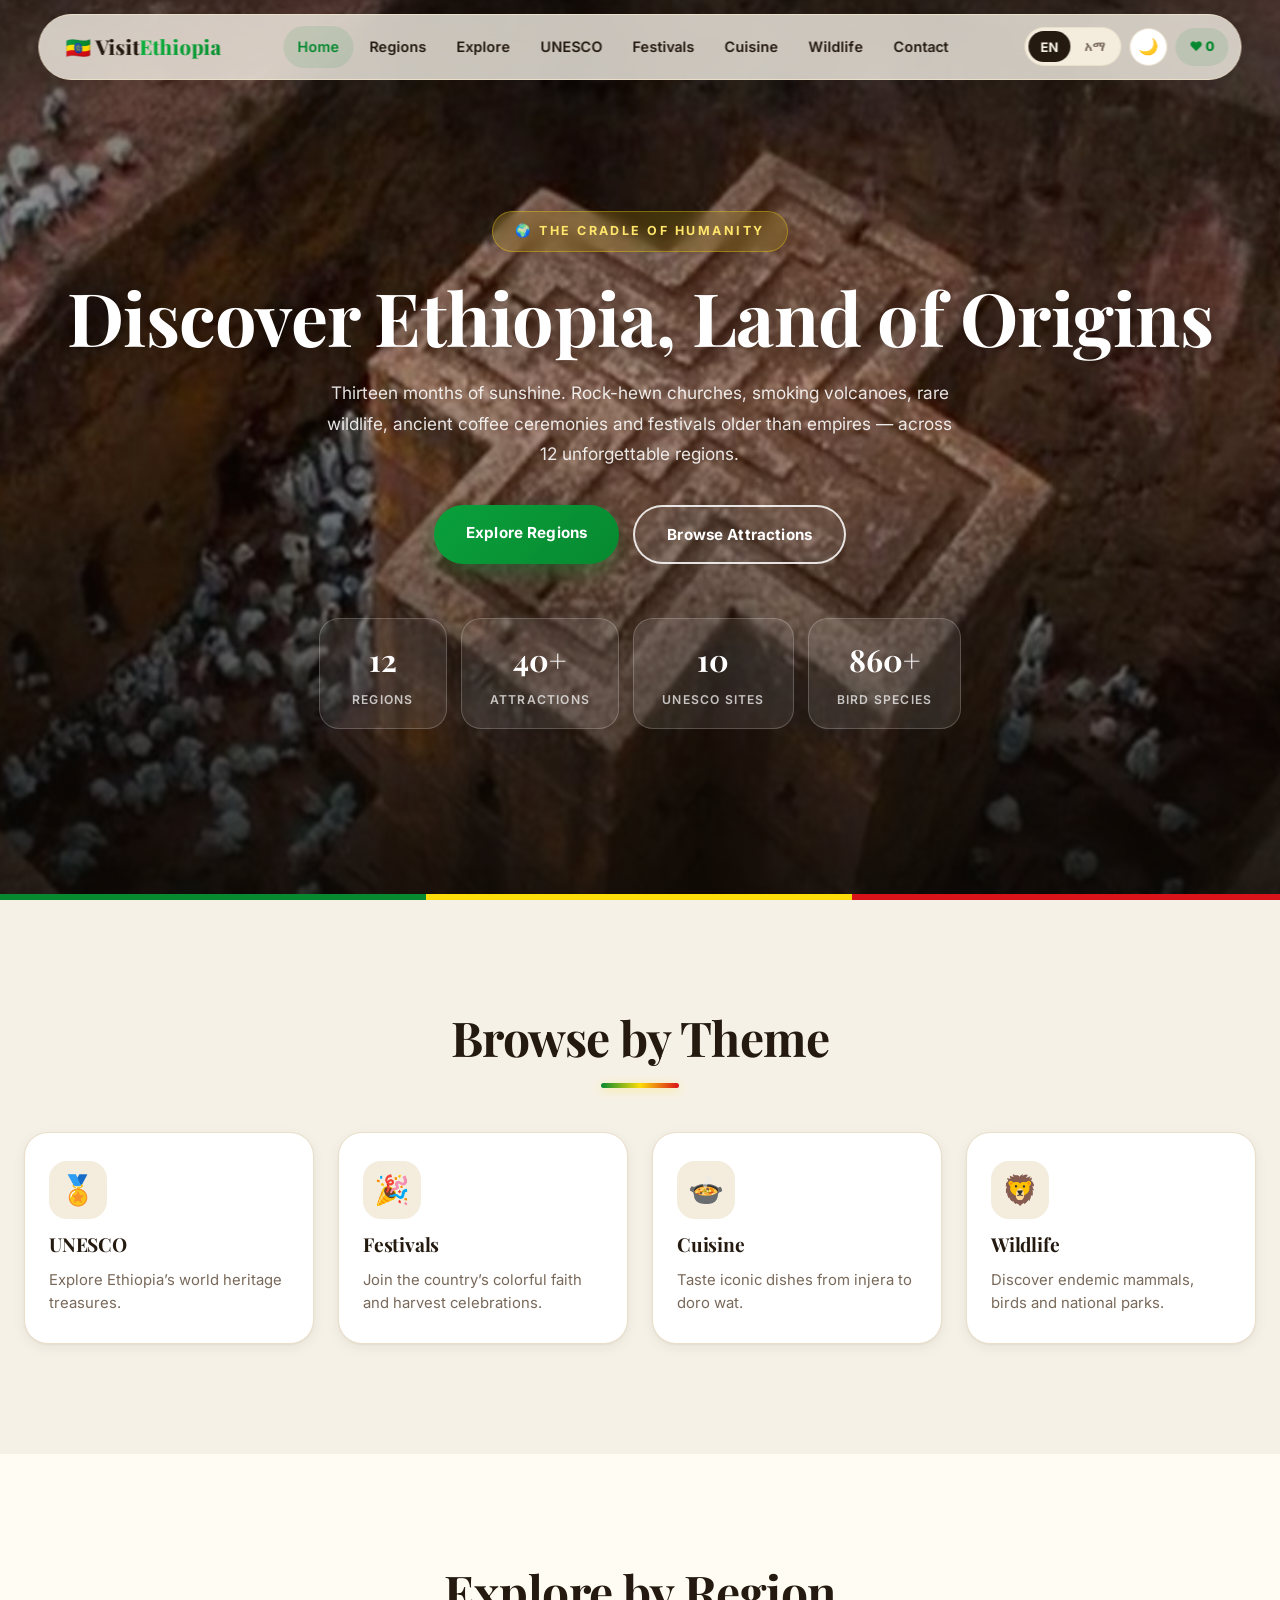
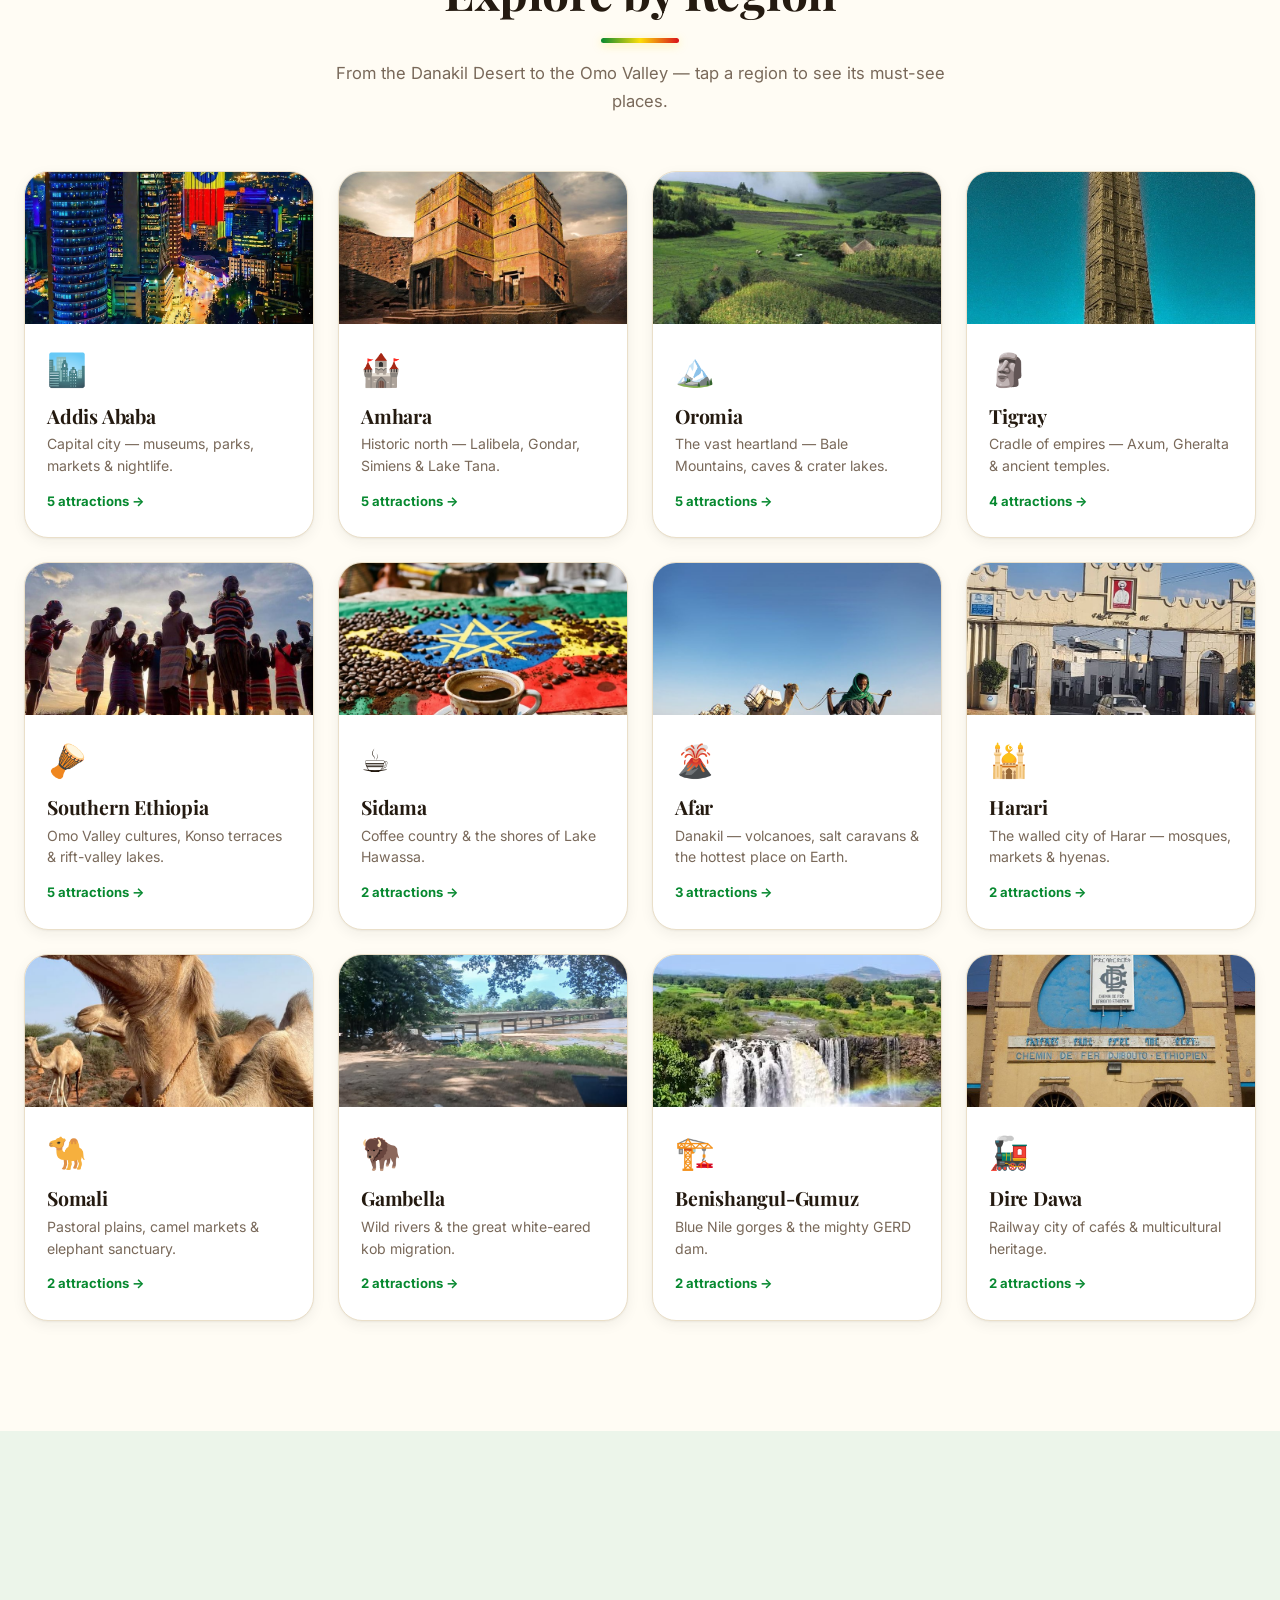
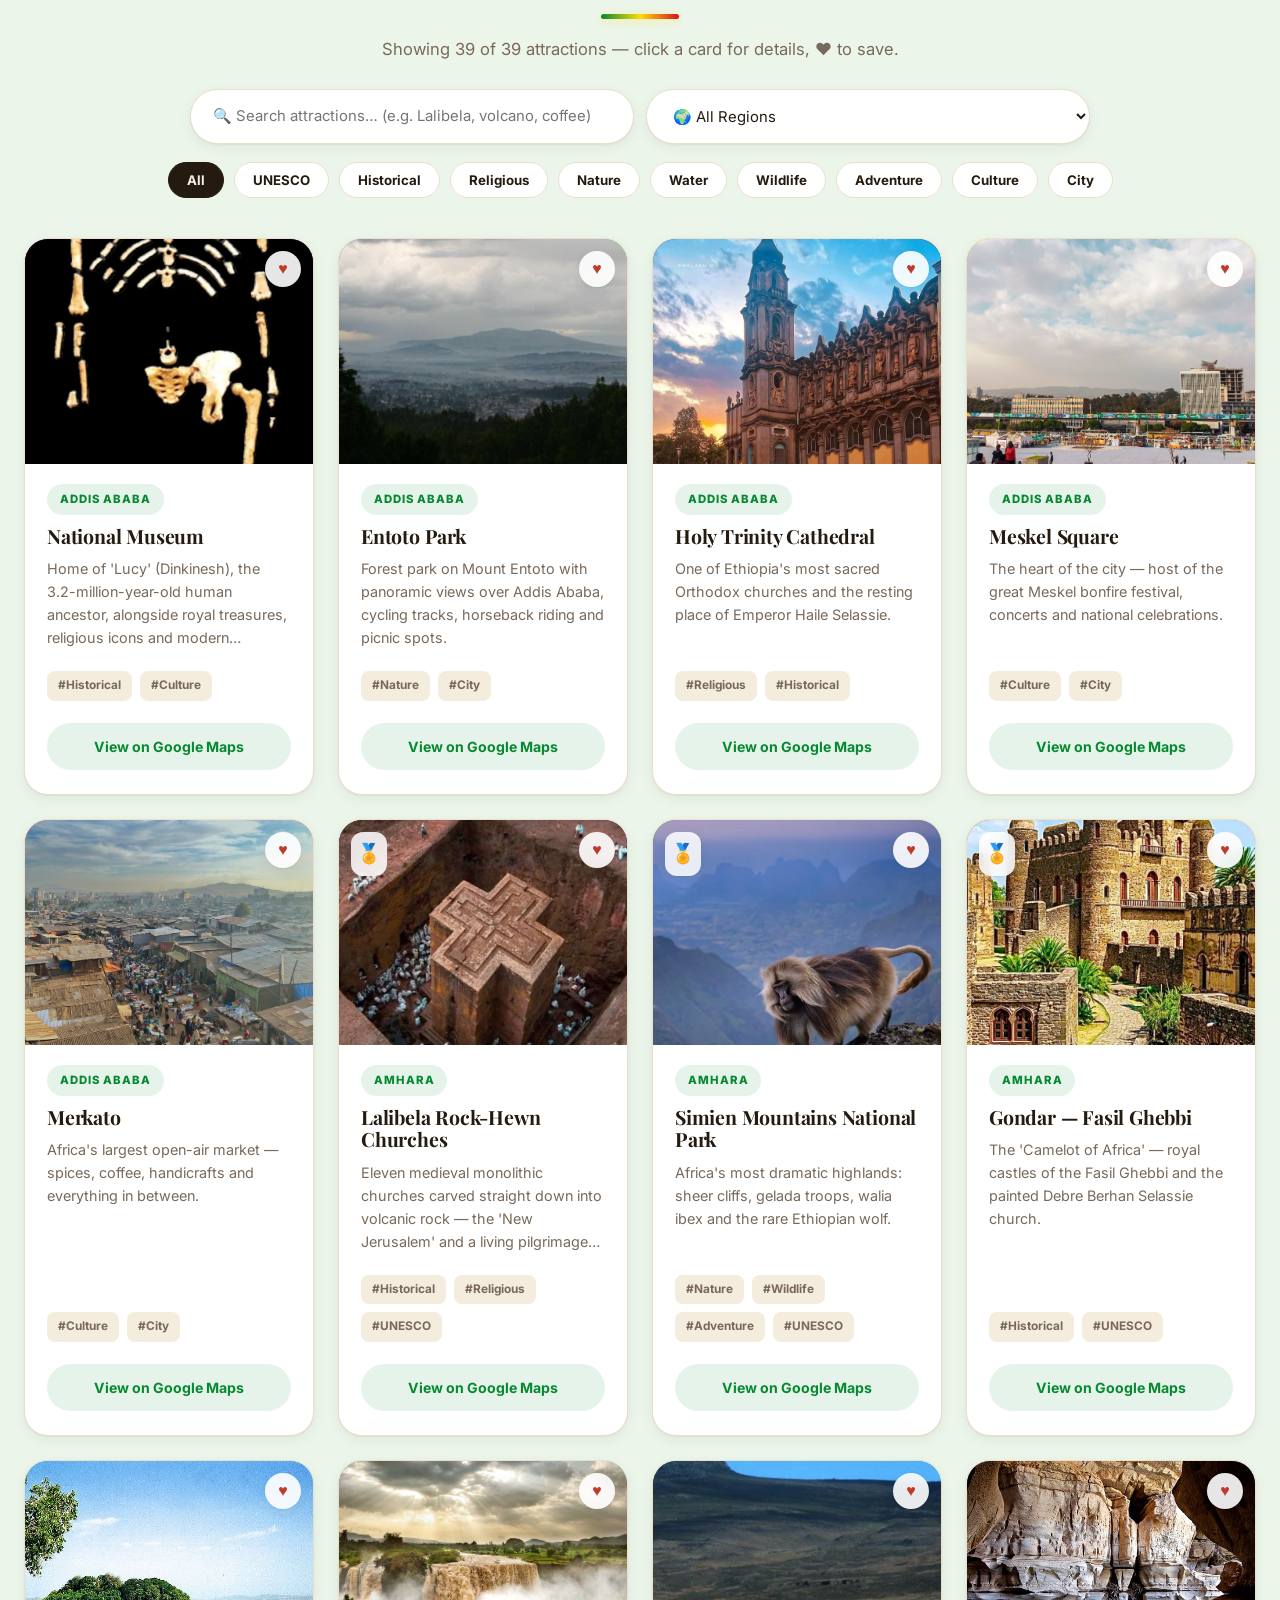
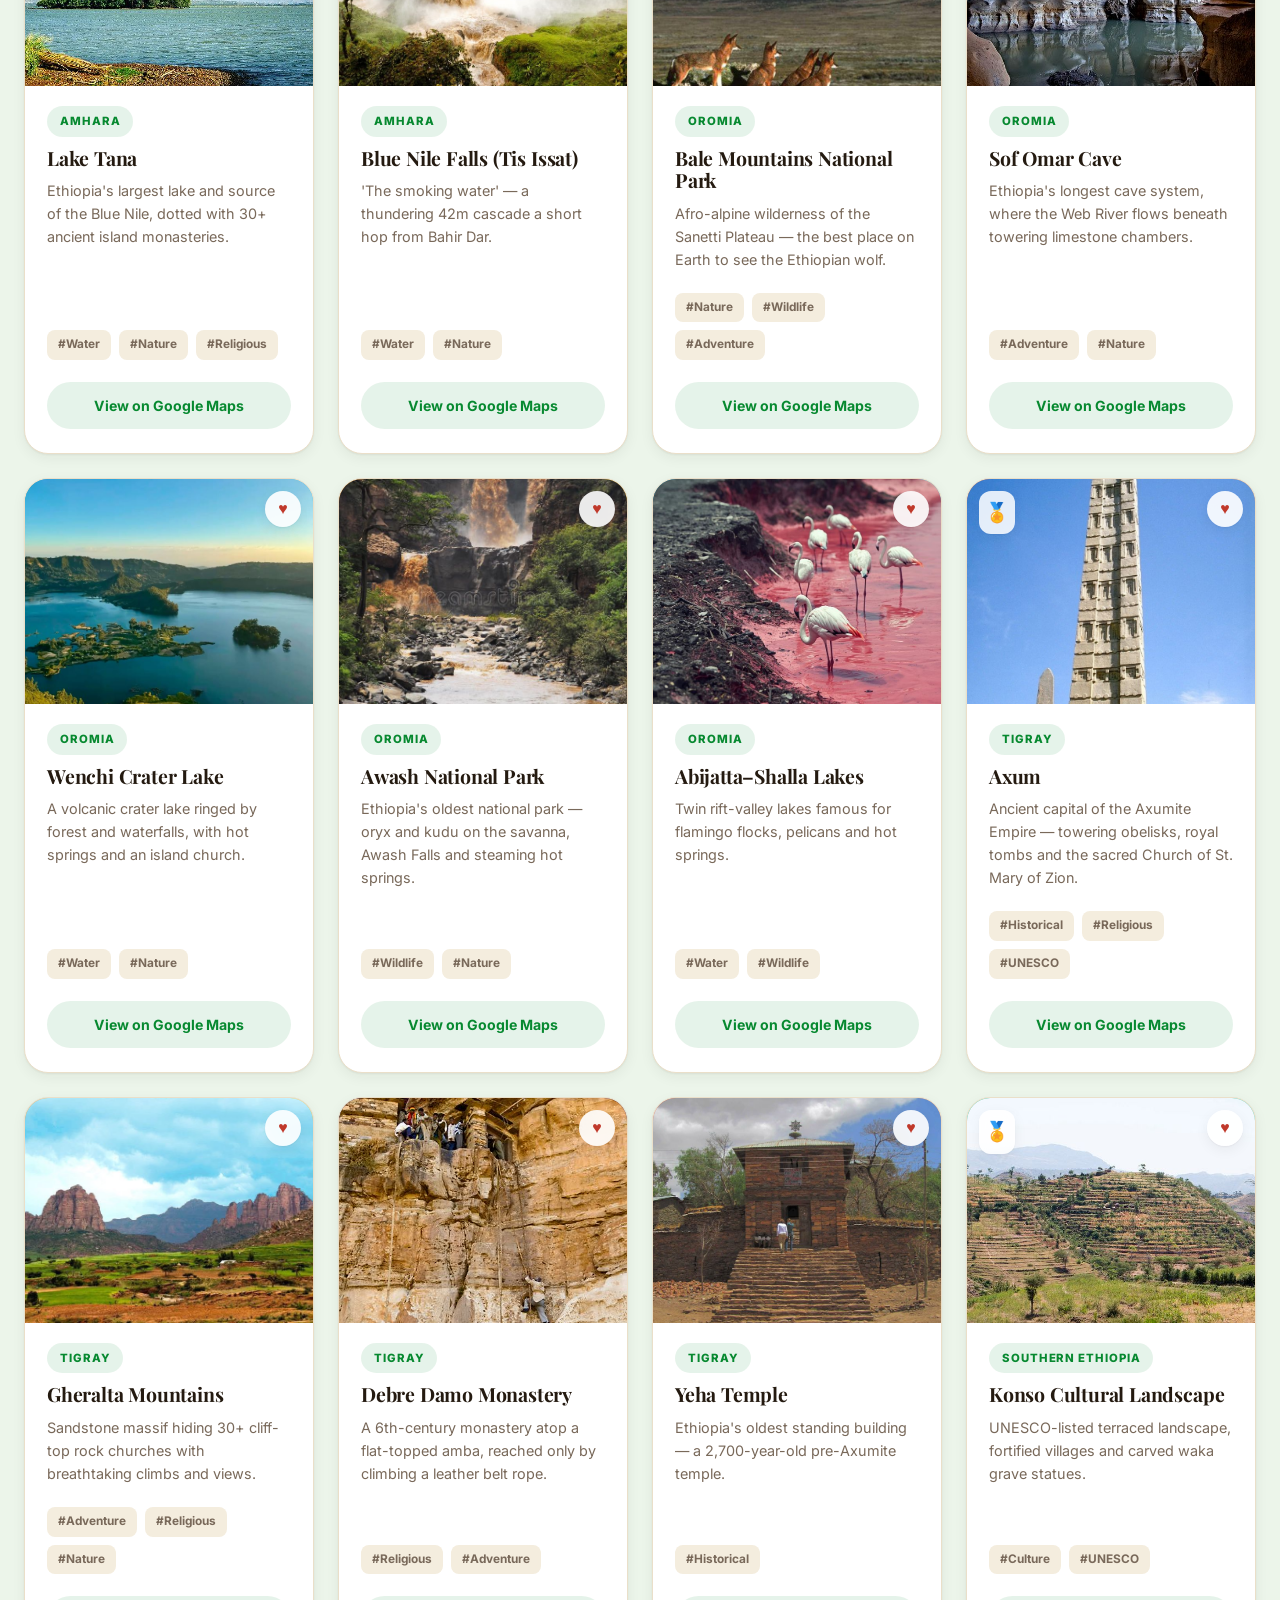
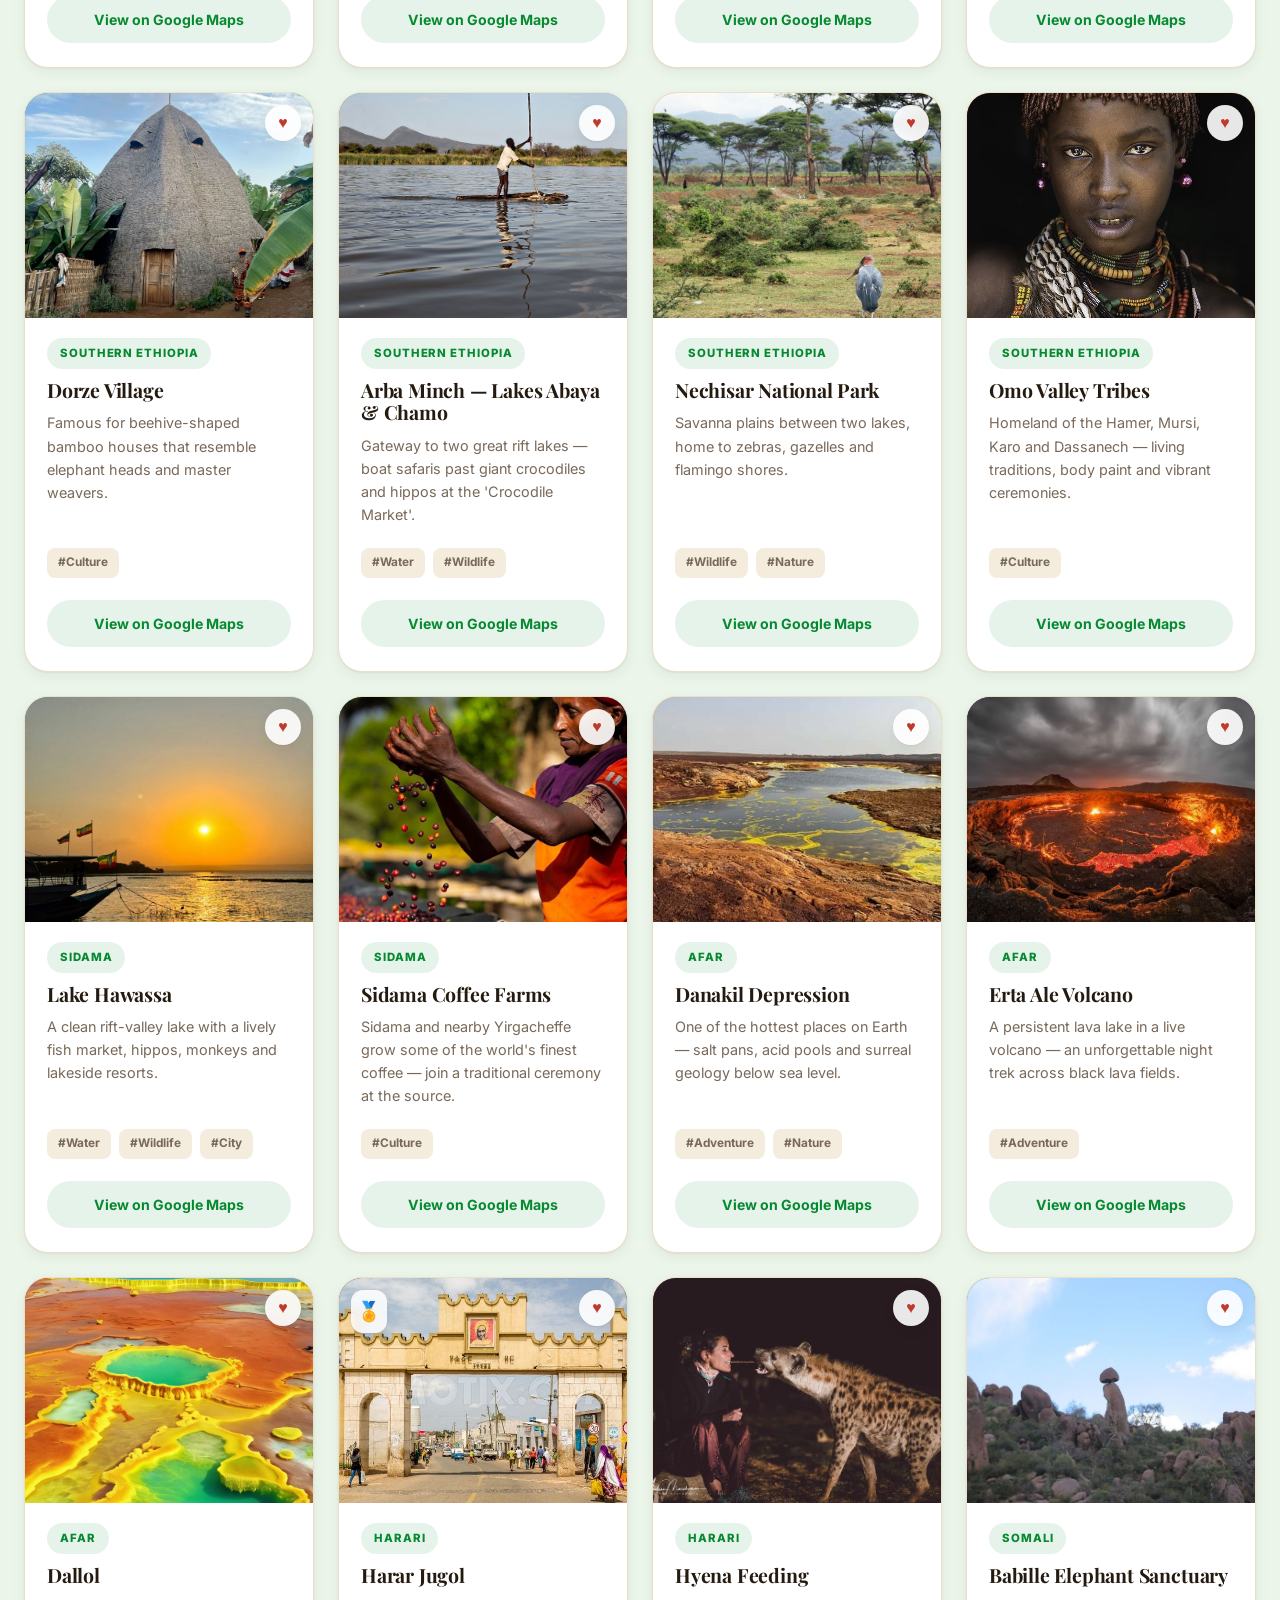
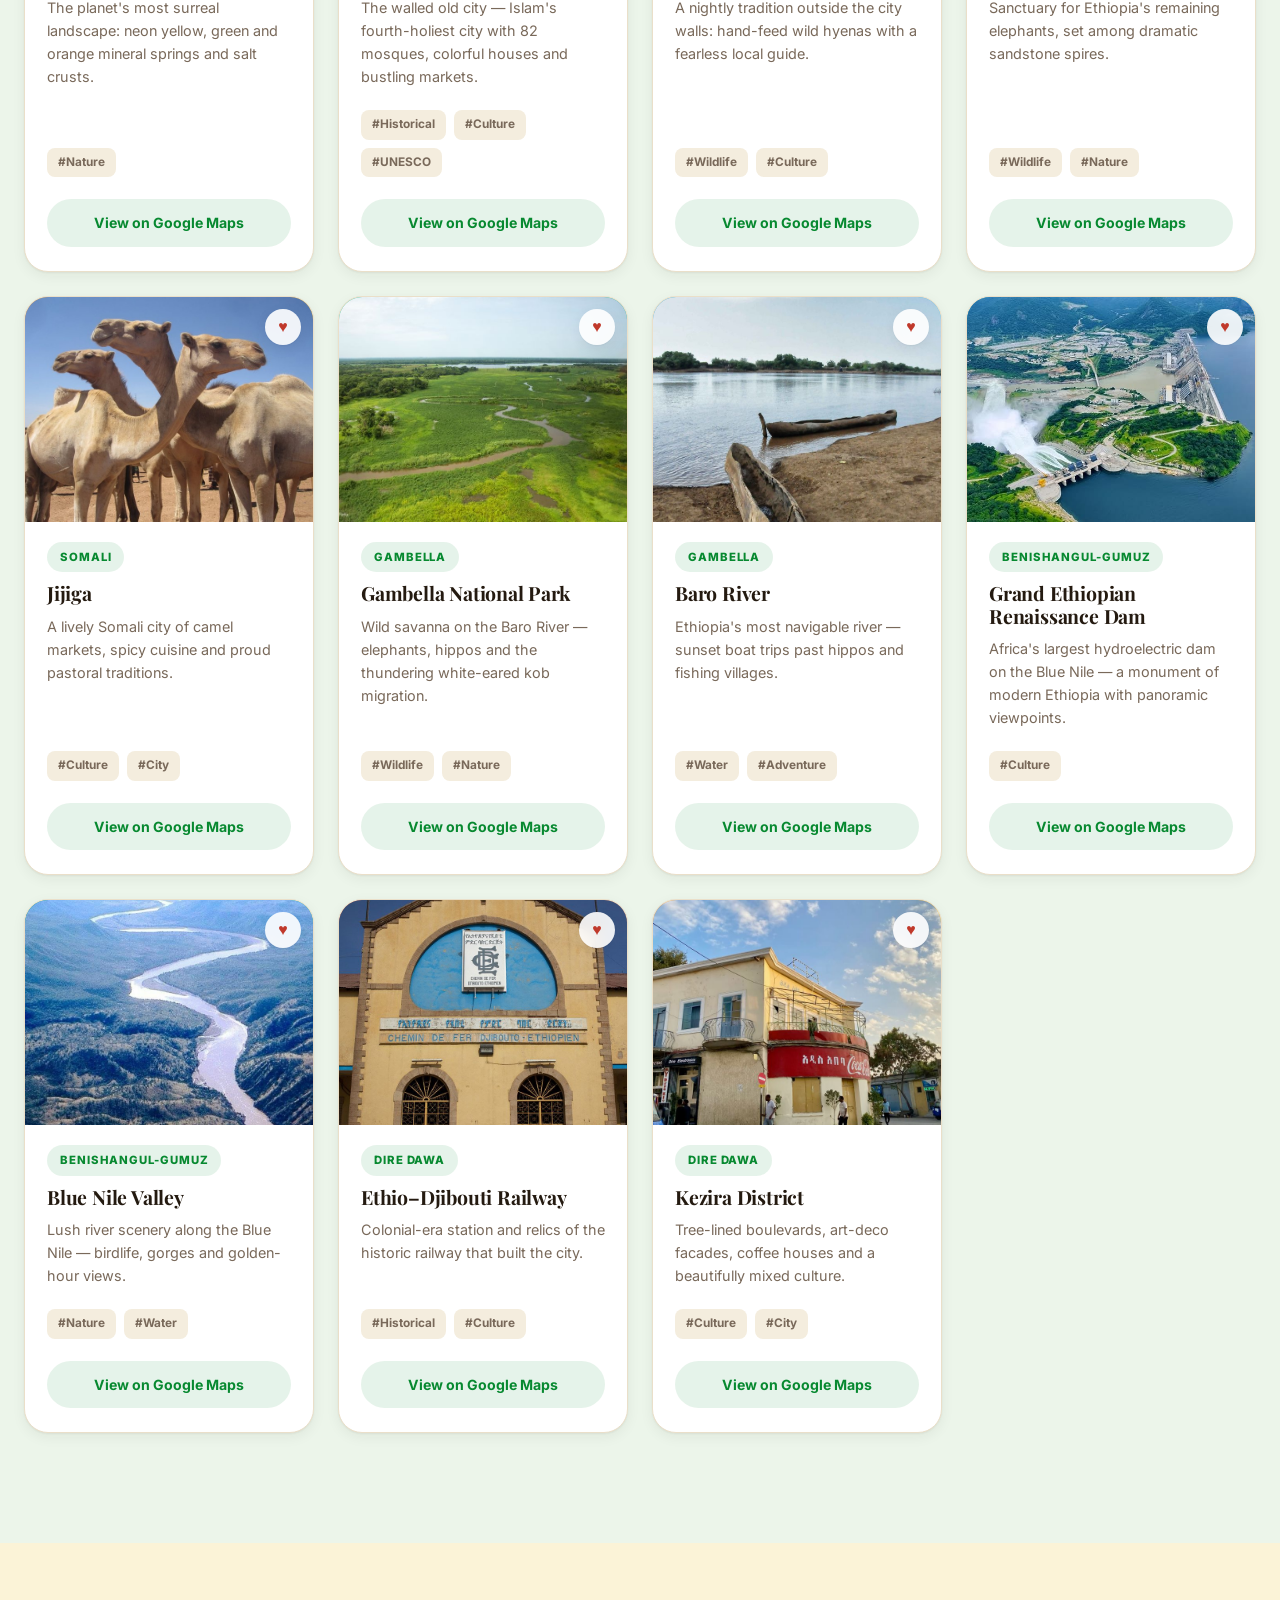
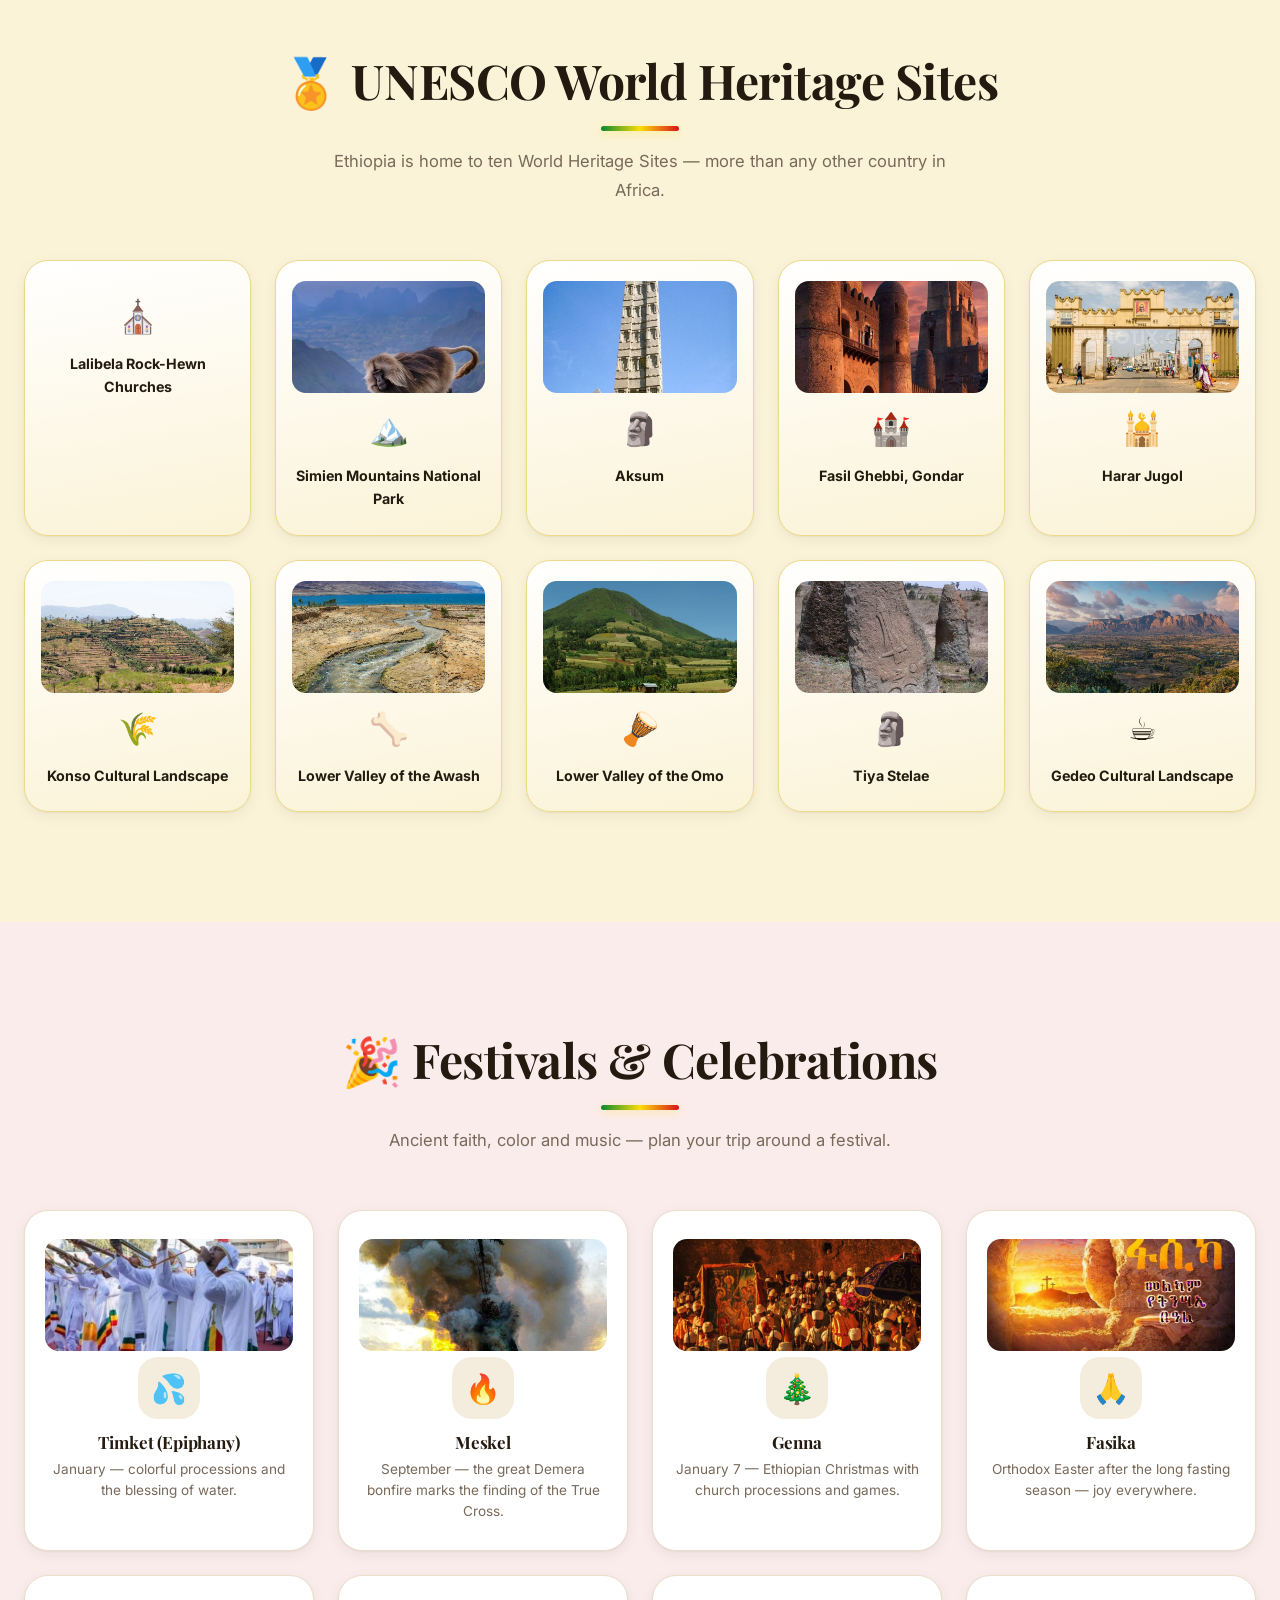
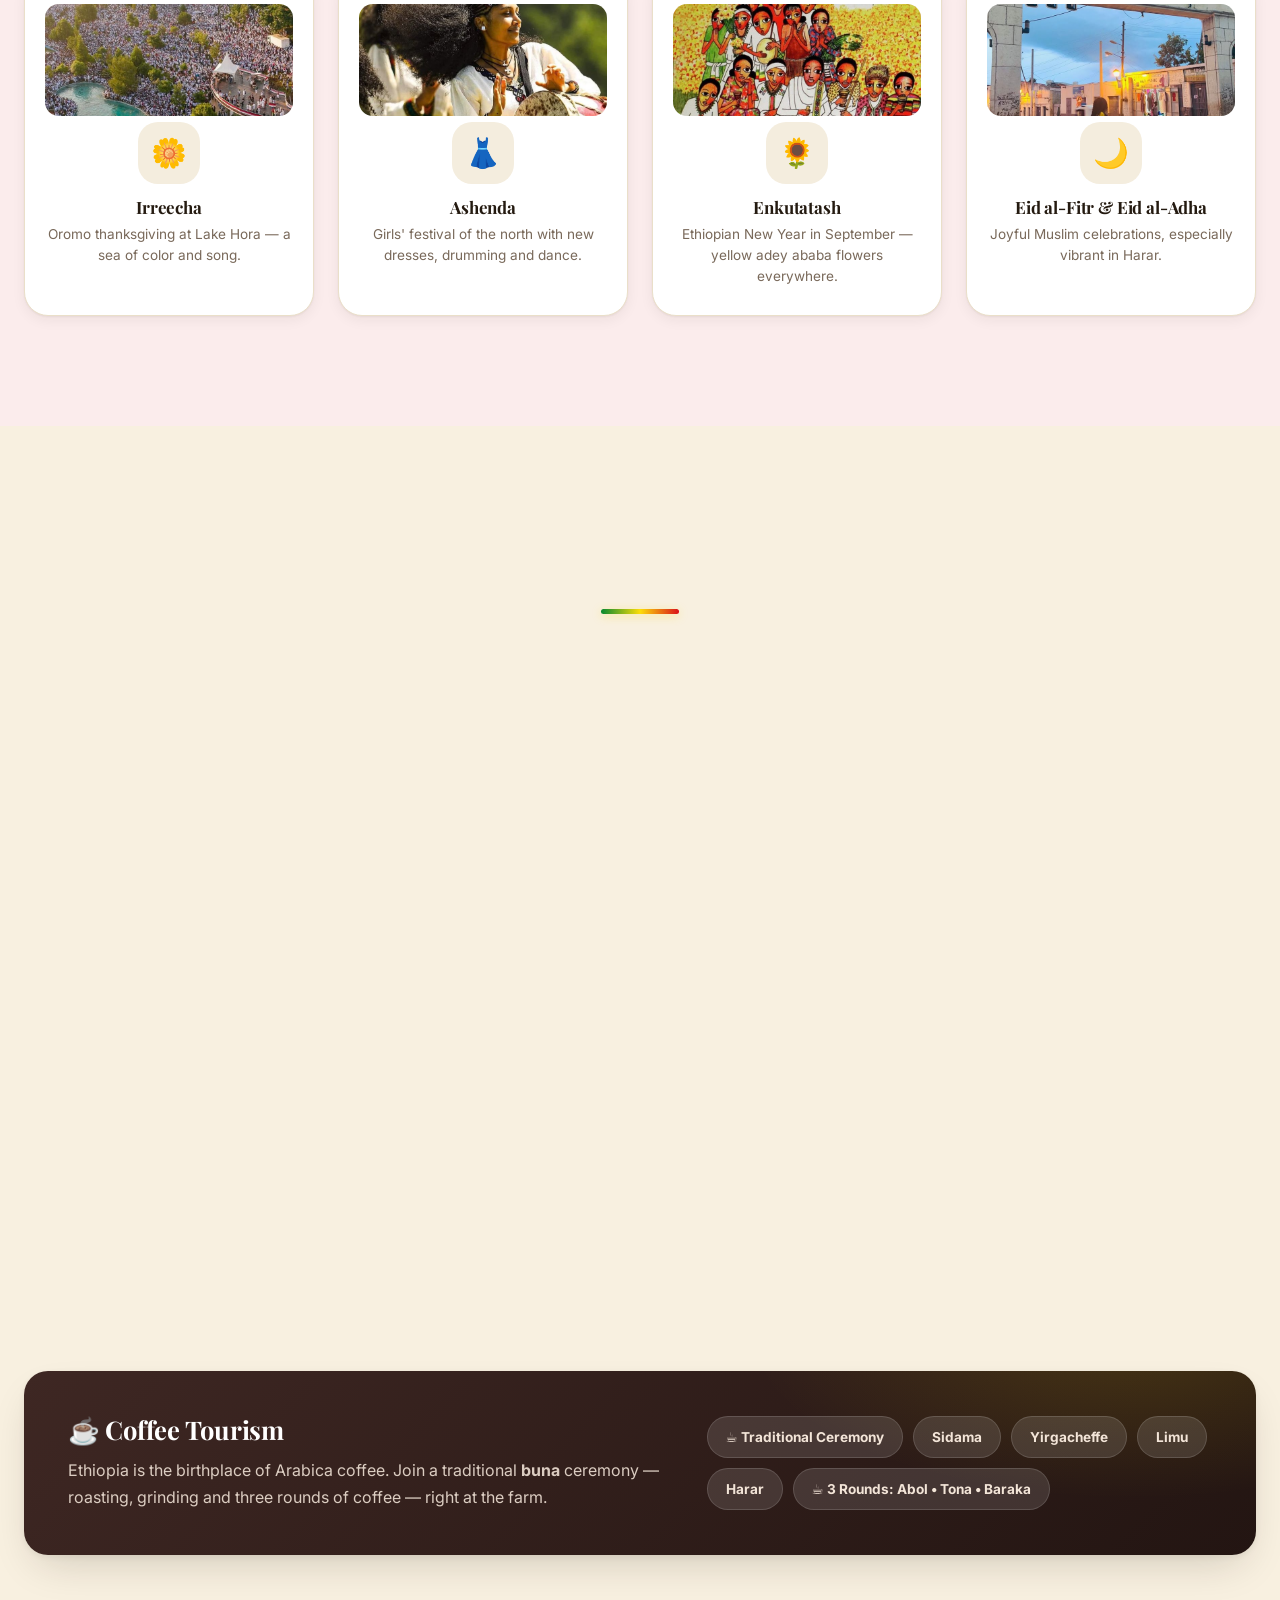
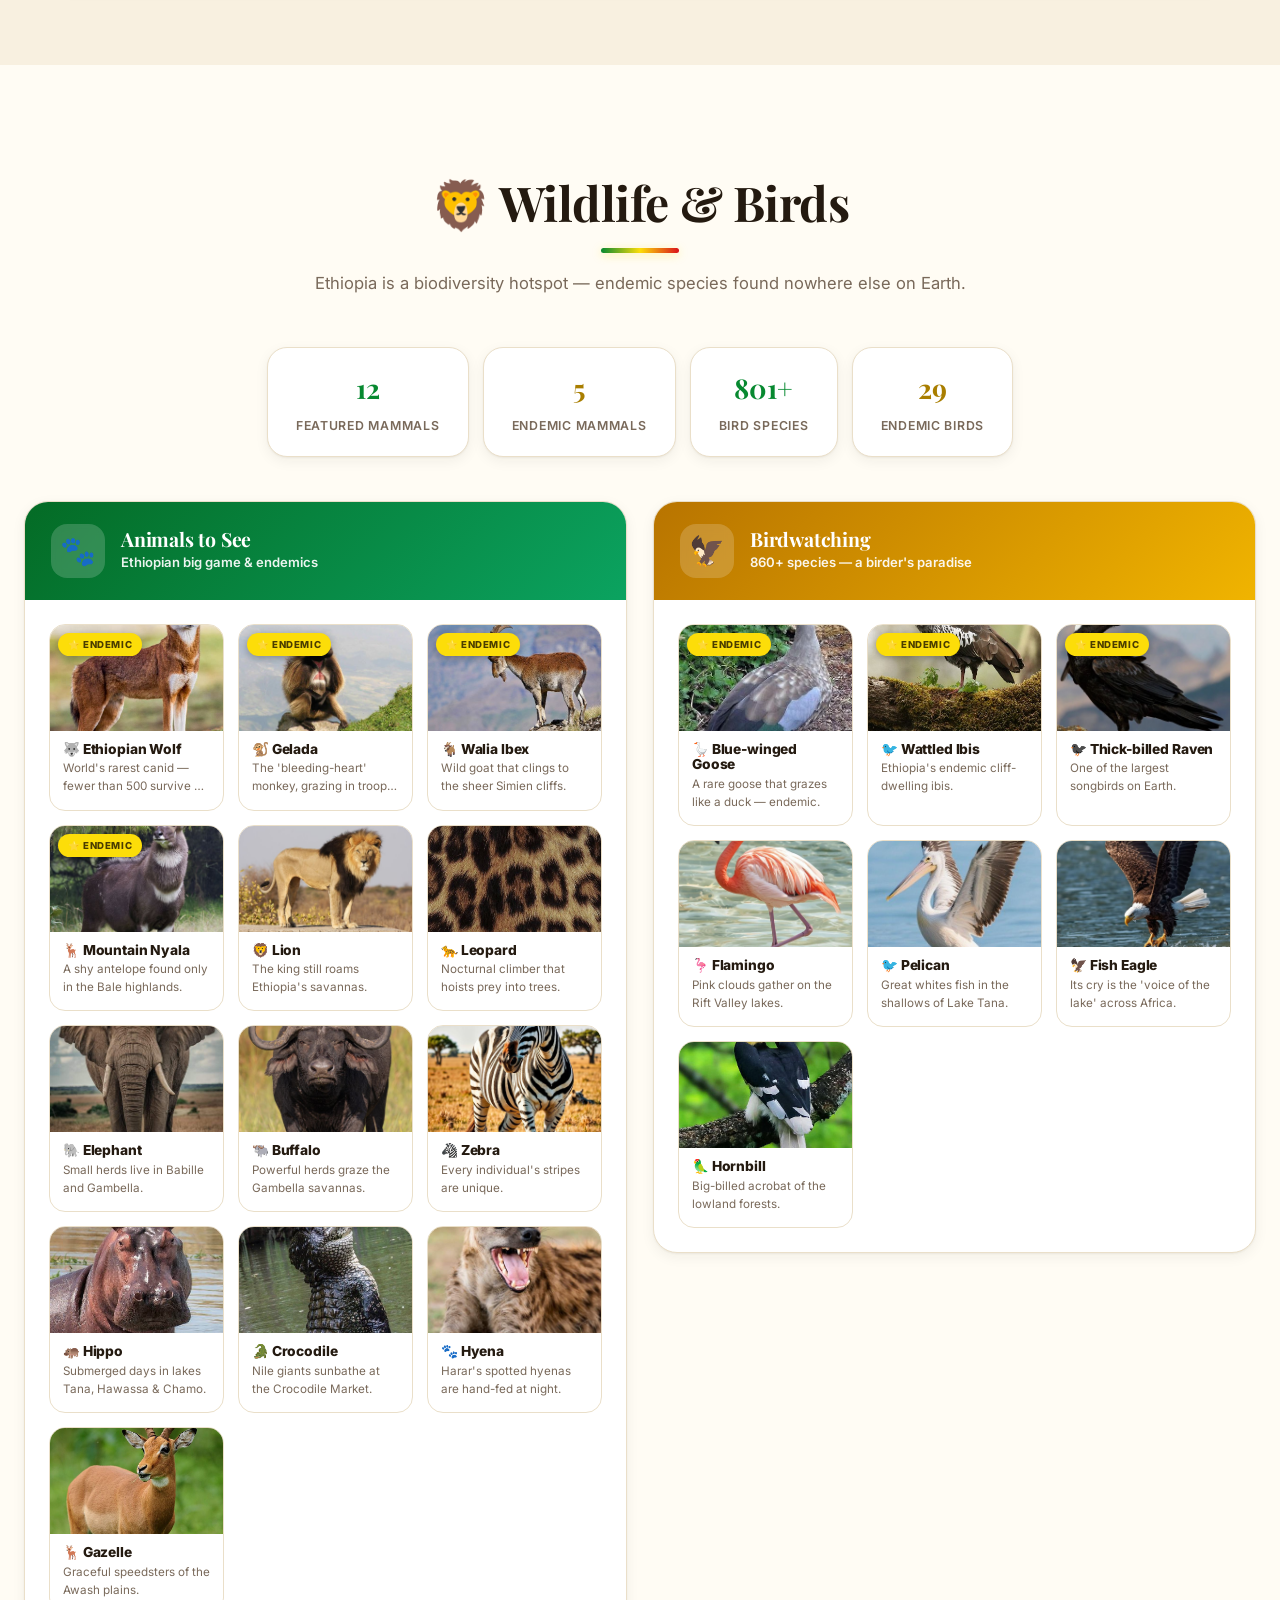
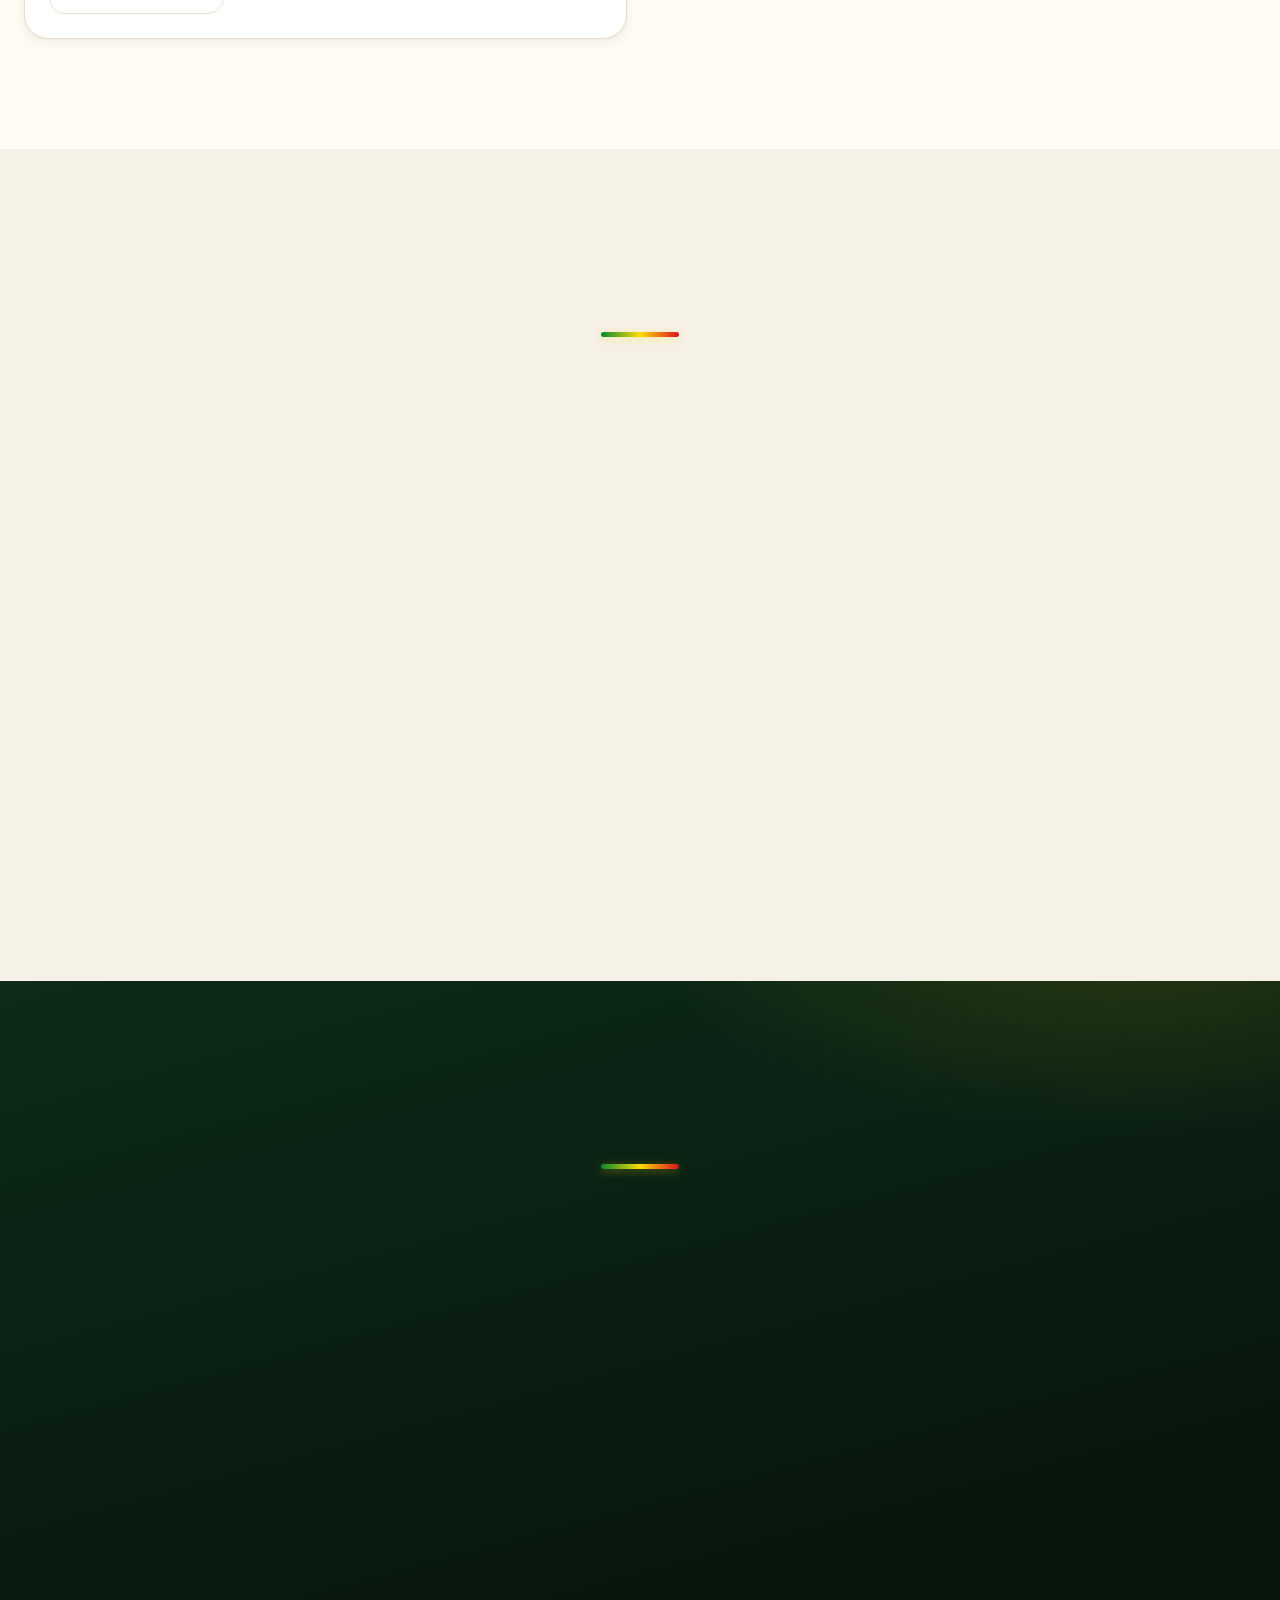
<file: VisitEthiopia/index.html>
<!DOCTYPE html>
<html lang="en">
<head>
<meta charset="UTF-8">
<meta name="viewport" content="width=device-width, initial-scale=1.0">
<title>Visit Ethiopia 🇪🇹 — Land of Origins</title>
<meta name="description" content="Explore Ethiopia region by region: historical sites, national parks, lakes, volcanoes, festivals, coffee & cuisine.">
<meta name="theme-color" content="#078930">
<link rel="preload" as="image" href="img/lalibela-rock-hewn-churches.jpg" fetchpriority="high">
<link rel="preconnect" href="https://fonts.googleapis.com">
<link href="https://fonts.googleapis.com/css2?family=Inter:wght@400;600;700;800&family=Playfair+Display:wght@700;800&display=swap" rel="stylesheet">
<link rel="stylesheet" href="style.css">
<script>document.documentElement.setAttribute("data-theme", localStorage.getItem("et-theme") || "light");</script>
</head>
<body>

<div class="progress-bar" id="progressBar"></div>

<!-- ══════════ NAVBAR ══════════ -->
<header class="navbar" id="navbar">
  <a class="logo" href="#home">🇪🇹 Visit<span>Ethiopia</span></a>
  <nav>
    <ul class="nav-links" id="navLinks">
      <li><a href="#home" data-i18n="home">Home</a></li>
      <li><a href="#regions" data-i18n="regions">Regions</a></li>
      <li><a href="#explore" data-i18n="explore">Explore</a></li>
      <li><a href="#unesco" data-i18n="unesco">UNESCO</a></li>
      <li><a href="#festivals" data-i18n="festivals">Festivals</a></li>
      <li><a href="#cuisine" data-i18n="cuisine">Cuisine</a></li>
      <li><a href="#wildlife" data-i18n="wildlife">Wildlife</a></li>
      <li><a href="#contact" data-i18n="contact">Contact</a></li>
    </ul>
  </nav>
  <div class="nav-right">
    <div class="lang-switcher" id="langSwitcher">
      <button class="lang-btn active" data-lang="en">EN</button>
      <button class="lang-btn" data-lang="am">አማ</button>
    </div>
    <button class="theme-toggle" id="themeToggle" aria-label="Toggle dark mode">🌙</button>
    <span class="fav-count" id="favCount" title="Saved places">♥ 0</span>
    <button class="burger" id="burger" aria-label="Menu"><span></span><span></span><span></span></button>
  </div>
</header>

<!-- ══════════ HERO ══════════ -->
<section class="hero" id="home">
  <div class="hero-media" aria-hidden="true"></div>
  <div class="hero-inner">
    <p class="hero-kicker" data-i18n="heroKicker">🌍 The Cradle of Humanity</p>
    <h1 class="hero-title" id="heroTitle" data-i18n="heroTitle">Discover <em>Ethiopia</em>,<br>Land of Origins</h1>
    <p class="hero-sub" id="heroSub" data-i18n="heroSub">Thirteen months of sunshine. Rock-hewn churches, smoking volcanoes, rare wildlife,
      ancient coffee ceremonies and festivals older than empires — across 12 unforgettable regions.</p>
    <div class="hero-cta">
      <a href="#regions" class="btn btn-primary" id="heroExplore" data-i18n="heroExplore">Explore Regions</a>
      <a href="#explore" class="btn btn-ghost" id="heroBrowse" data-i18n="heroBrowse">Browse Attractions</a>
    </div>
    <div class="hero-stats">
      <div><strong data-count="12">12</strong><span data-i18n="statsRegions">Regions</span></div>
      <div><strong data-count="40" data-suffix="+">40+</strong><span data-i18n="statsAttractions">Attractions</span></div>
      <div><strong data-count="10">10</strong><span data-i18n="statsUNESCO">UNESCO Sites</span></div>
      <div><strong data-count="860" data-suffix="+">860+</strong><span data-i18n="statsBirds">Bird Species</span></div>
    </div>
  </div>
  <div class="flag-stripe"></div>
</section>

<main>
<section class="section categories-section reveal" id="categories">
  <div class="category-header">
    <h2 class="sec-title" data-i18n="quickBrowse">Browse by Theme</h2>
    <div class="flag-bar"></div>
  </div>
  <div class="grid category-grid">
    <a class="category-card" href="#unesco">
      <span class="category-icon">🏅</span>
      <h3 data-i18n="unesco">UNESCO</h3>
      <p data-i18n="unescoDesc">Explore Ethiopia’s world heritage treasures.</p>
    </a>
    <a class="category-card" href="#festivals">
      <span class="category-icon">🎉</span>
      <h3 data-i18n="festivals">Festivals</h3>
      <p data-i18n="festivalsDesc">Join the country’s colorful faith and harvest celebrations.</p>
    </a>
    <a class="category-card" href="#cuisine">
      <span class="category-icon">🍲</span>
      <h3 data-i18n="cuisine">Cuisine</h3>
      <p data-i18n="cuisineDesc">Taste iconic dishes from injera to doro wat.</p>
    </a>
    <a class="category-card" href="#wildlife">
      <span class="category-icon">🦁</span>
      <h3 data-i18n="wildlife">Wildlife</h3>
      <p data-i18n="wildlifeDesc">Discover endemic mammals, birds and national parks.</p>
    </a>
  </div>
</section>

<!-- ══════════ REGIONS ══════════ -->
<section class="section" id="regions">
  <h2 class="sec-title reveal" data-i18n="regionsTitle">Explore by Region</h2>
  <div class="flag-bar"></div>
  <p class="sec-sub reveal" data-i18n="regionsSub">From the Danakil Desert to the Omo Valley — tap a region to see its must-see places.</p>
  <div class="grid regions-grid" id="regionGrid"></div>
</section>

<!-- ══════════ EXPLORE / FILTER ══════════ -->
<section class="section alt" id="explore">
  <h2 class="sec-title reveal" data-i18n="attractionsTitle">Tourist Attractions</h2>
  <div class="flag-bar"></div>
  <p class="sec-sub" id="resultCount"></p>
  <div class="controls">
    <input type="search" id="search" data-i18n-placeholder="searchPlaceholder" placeholder="🔍 Search attractions… (e.g. Lalibela, volcano, coffee)">
    <select id="regionSelect" aria-label="Filter by region"></select>
  </div>
  <div class="chips" id="catChips"></div>
  <div class="grid dest-grid" id="destGrid"></div>
  <p class="empty" id="emptyState" hidden>😕 No matches — try another search or filter.</p>
</section>

<!-- ══════════ UNESCO ══════════ -->
<section class="section" id="unesco">
  <h2 class="sec-title reveal">🏅 UNESCO World Heritage Sites</h2>
  <div class="flag-bar"></div>
  <p class="sec-sub reveal">Ethiopia is home to ten World Heritage Sites — more than any other country in Africa.</p>
  <div class="grid unesco-grid" id="unescoGrid"></div>
</section>

<!-- ══════════ FESTIVALS ══════════ -->
<section class="section alt" id="festivals">
  <h2 class="sec-title reveal">🎉 Festivals & Celebrations</h2>
  <div class="flag-bar"></div>
  <p class="sec-sub reveal">Ancient faith, color and music — plan your trip around a festival.</p>
  <div class="grid fest-grid" id="festGrid"></div>
</section>

<!-- ══════════ CUISINE & COFFEE ══════════ -->
<section class="section" id="cuisine">
  <h2 class="sec-title reveal">🍲 Taste Ethiopia</h2>
  <div class="flag-bar"></div>
  <p class="sec-sub reveal">A cuisine like no other — sour injera, fiery berbere, and the birthplace of coffee.</p>
  <div class="grid dish-grid" id="dishGrid"></div>
  <div class="coffee-box reveal">
    <div>
      <h3>☕ Coffee Tourism</h3>
      <p>Ethiopia is the birthplace of Arabica coffee. Join a traditional <strong>buna</strong> ceremony —
         roasting, grinding and three rounds of coffee — right at the farm.</p>
    </div>
    <div class="coffee-list" id="coffeeList"></div>
  </div>
</section>

<!-- ══════════ WILDLIFE ══════════ -->
<section class="section alt" id="wildlife">
  <h2 class="sec-title reveal">🦁 Wildlife & Birds</h2>
  <div class="flag-bar"></div>
  <p class="sec-sub reveal">Ethiopia is a biodiversity hotspot — endemic species found nowhere else on Earth.</p>
  <div class="wild-stats reveal">
    <div><strong data-count="13">13</strong><span>Featured mammals</span></div>
    <div><strong data-count="5">5</strong><span>Endemic mammals</span></div>
    <div><strong data-count="860" data-suffix="+">860+</strong><span>Bird species</span></div>
    <div><strong data-count="31">31</strong><span>Endemic birds</span></div>
  </div>
  <div class="wild-blocks">
    <div class="panel reveal">
      <div class="panel-head mammals"><span class="icon">🐾</span><div><h3>Animals to See</h3><p>Ethiopian big game &amp; endemics</p></div></div>
      <div class="panel-inner"><div class="animal-grid" id="mammalList"></div></div>
    </div>
    <div class="panel reveal">
      <div class="panel-head birds"><span class="icon">🦅</span><div><h3>Birdwatching</h3><p>860+ species — a birder's paradise</p></div></div>
      <div class="panel-inner"><div class="animal-grid" id="birdList"></div></div>
    </div>
  </div>
</section>

<!-- ══════════ TRAVEL TIPS ══════════ -->
<section class="section" id="tips">
  <h2 class="sec-title reveal">🧭 Good to Know</h2>
  <div class="flag-bar"></div>
  <p class="sec-sub reveal">Quick travel tips before you go.</p>
  <div class="grid tips-grid" id="tipsGrid"></div>
</section>

<!-- ══════════ CONTACT ══════════ -->
<section class="section alt" id="contact">
  <h2 class="sec-title reveal">📬 Plan Your Trip</h2>
  <div class="flag-bar"></div>
  <div class="contact-wrap">
    <div class="contact-info reveal">
      <h3>Let's build your Ethiopian journey</h3>
      <p>Questions about itineraries, festivals or trekking permits? Send us a message.</p>
      <ul>
        <li>📍 Addis Ababa, Ethiopia</li>
        <li>📞 +251 11 000 0000</li>
        <li>✉️ hello@visit-ethiopia.example</li>
        <li>🕒 Mon–Sat, 8:30–17:30 EAT</li>
      </ul>
    </div>
    <form class="contact-form reveal" id="contactForm">
      <input type="text" placeholder="Your name" required>
      <input type="email" placeholder="Email address" required>
      <select>
        <option value="">Region of interest…</option>
        <option>Addis Ababa</option><option>Amhara</option><option>Oromia</option>
        <option>Tigray</option><option>Southern Ethiopia</option><option>Sidama</option>
        <option>Afar</option><option>Harari</option><option>Somali</option>
        <option>Gambella</option><option>Benishangul-Gumuz</option><option>Dire Dawa</option>
      </select>
      <textarea rows="4" placeholder="Tell us about your dream trip…" required></textarea>
      <button class="btn btn-primary" type="submit">Send Message ✈️</button>
    </form>
  </div>
</section>
</main>

<!-- ══════════ FOOTER ══════════ -->
<footer>
  <div class="footer-grid">
    <div>
      <h4>🇪🇹 Visit Ethiopia</h4>
      <p>A static demo tourism guide celebrating the history, nature, cultures and flavors of Ethiopia — region by region.</p>
    </div>
    <div>
      <h4>Explore</h4>
      <a href="#regions">Regions</a><a href="#explore">Attractions</a>
      <a href="#unesco">UNESCO Sites</a><a href="#festivals">Festivals</a>
    </div>
    <div>
      <h4>Experience</h4>
      <a href="#cuisine">Cuisine & Coffee</a><a href="#wildlife">Wildlife</a>
      <a href="#tips">Travel Tips</a><a href="#contact">Contact</a>
    </div>
  </div>
  <div class="footer-bar">
    <span>© <span id="year"></span> Visit Ethiopia — Built with HTML • CSS • JS</span>
    <span class="mini-flag"></span>
  </div>
</footer>

<!-- ══════════ MODAL ══════════ -->
<div class="modal" id="modal" aria-hidden="true">
  <div class="overlay" data-close></div>
  <div class="dialog" role="dialog" aria-modal="true">
    <button class="modal-close" data-close aria-label="Close">✕</button>
    <div class="modal-banner" id="modalBanner"><span></span></div>
    <div class="modal-body">
      <span class="region-tag" id="modalRegion"></span>
      <h3 id="modalTitle"></h3>
      <p id="modalDesc"></p>
      <div class="modal-meta">
        <span class="region-tag" id="modalCategory"></span>
        <a class="map-link" id="modalMapLink" href="#" target="_blank" rel="noopener noreferrer">View on Google Maps</a>
      </div>
      <div id="modalHWrap"><h4>✨ Highlights</h4><ul id="modalHighlights"></ul></div>
      <h4>🎯 Activities</h4>
      <div class="acts" id="modalActs"></div>
    </div>
  </div>
</div>

<button id="toTop" aria-label="Back to top">↑</button>
<div id="toast"></div>

<script src="script.js"></script>
</body>
</html>
</file>
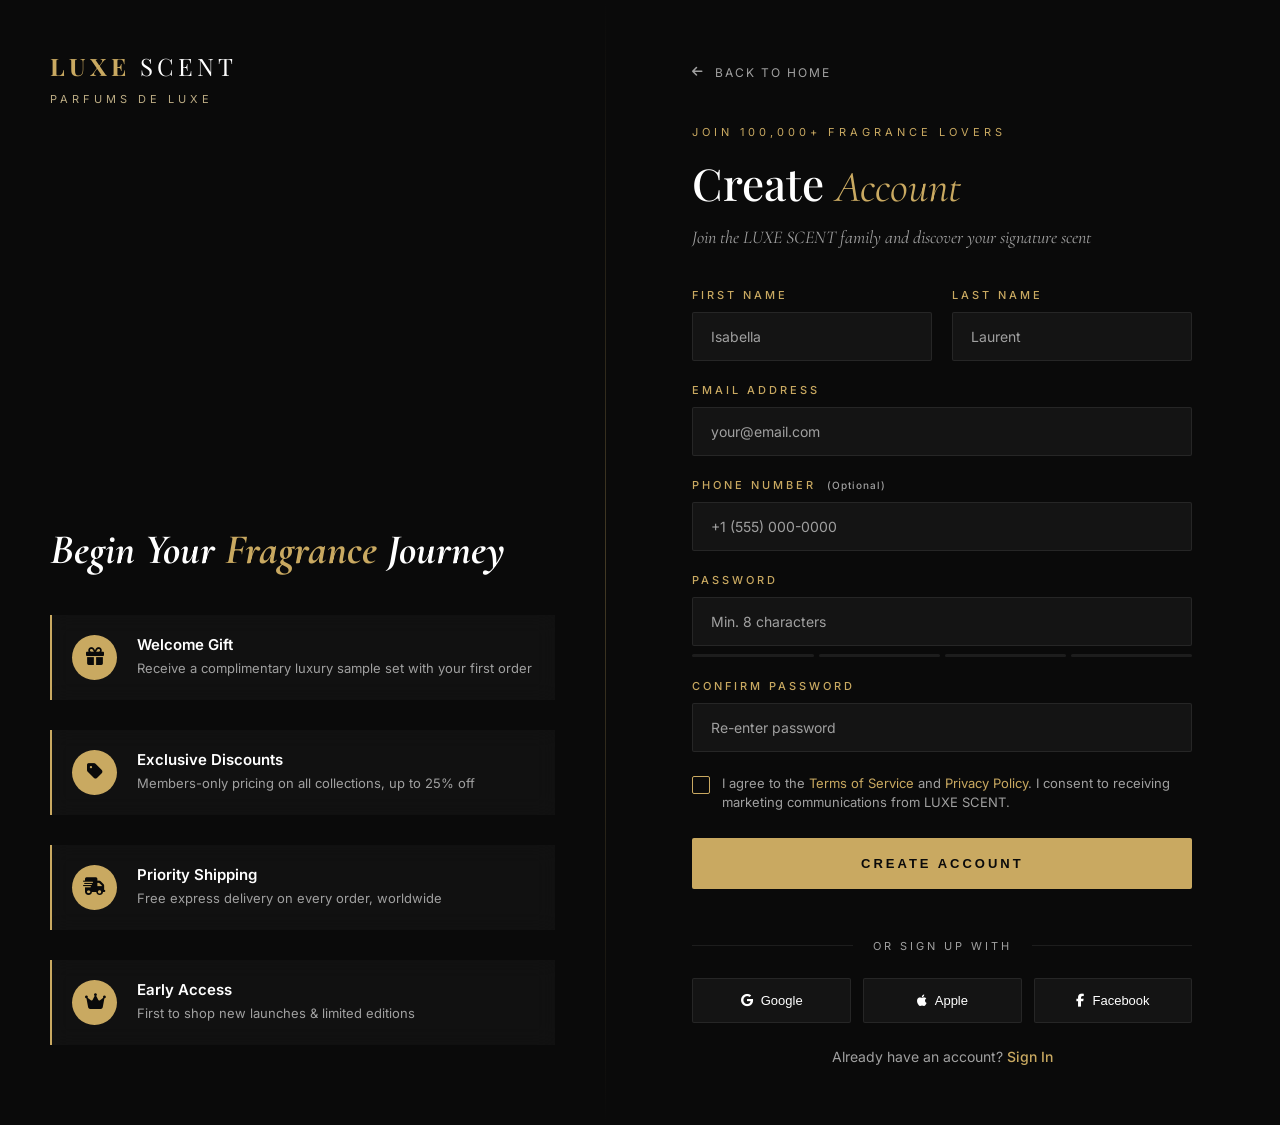
<file: Perfume/register.html>
<!DOCTYPE html>
<html lang="en">
<head>
<meta charset="UTF-8">
<meta name="viewport" content="width=device-width, initial-scale=1.0">
<title>Create Account | LUXE SCENT</title>
<link href="https://fonts.googleapis.com/css2?family=Playfair+Display:wght@400;500;600;700&family=Inter:wght@300;400;500;600;700&family=Cormorant+Garamond:ital,wght@0,400;1,400;1,500&display=swap" rel="stylesheet">
<link rel="stylesheet" href="https://cdnjs.cloudflare.com/ajax/libs/font-awesome/6.4.0/css/all.min.css">
<style>
  * { margin: 0; padding: 0; box-sizing: border-box; }
  :root {
    --gold: #c9a961;
    --gold-light: #e8d4a2;
    --black: #0a0a0a;
    --dark: #141414;
    --dark-2: #1c1c1c;
    --white: #ffffff;
    --text-muted: #a0a0a0;
  }
  body {
    font-family: 'Inter', sans-serif;
    background: var(--black);
    color: var(--white);
    min-height: 100vh;
    display: flex;
    overflow-x: hidden;
  }
  h1, h2, h3 { font-family: 'Playfair Display', serif; }
  a { text-decoration: none; color: inherit; }

  /* ============ LEFT PANEL ============ */
  .left-panel {
    flex: 1;
    position: relative;
    background:
      linear-gradient(135deg, rgba(10,10,10,0.75) 0%, rgba(10,10,10,0.4) 100%),
      url('https://images.unsplash.com/photo-1592945403244-b3fbafd7f539?auto=format&fit=crop&q=80&w=1200') center/cover;
    padding: 50px;
    display: flex;
    flex-direction: column;
    justify-content: space-between;
    min-height: 100vh;
  }
  .left-panel::before {
    content: '';
    position: absolute; inset: 0;
    background: linear-gradient(180deg, transparent 0%, rgba(10,10,10,0.85) 100%);
  }
  .brand-mark {
    font-family: 'Playfair Display', serif;
    font-size: 24px; font-weight: 700;
    letter-spacing: 4px;
    color: var(--gold);
    margin-bottom: 10px;
    position: relative; z-index: 2;
  }
  .brand-mark span { color: var(--white); font-weight: 300; }
  .brand-sub {
    font-size: 11px; letter-spacing: 4px;
    color: var(--gold-light);
    text-transform: uppercase;
    opacity: 0.8;
    position: relative; z-index: 2;
  }
  .left-content { position: relative; z-index: 2; }

  .benefits { position: relative; z-index: 2; }
  .benefits-title {
    font-family: 'Cormorant Garamond', serif;
    font-size: 42px;
    font-style: italic;
    color: var(--white);
    margin-bottom: 40px;
    line-height: 1.2;
  }
  .benefits-title .gold { color: var(--gold); }
  .benefit-item {
    display: flex; align-items: flex-start; gap: 20px;
    margin-bottom: 30px;
    padding: 20px;
    background: rgba(255,255,255,0.03);
    border-left: 2px solid var(--gold);
    backdrop-filter: blur(10px);
    transition: all 0.3s;
  }
  .benefit-item:hover {
    background: rgba(201,169,97,0.08);
    transform: translateX(5px);
  }
  .benefit-icon {
    width: 45px; height: 45px;
    background: var(--gold);
    color: var(--black);
    border-radius: 50%;
    display: flex; align-items: center; justify-content: center;
    font-size: 18px;
    flex-shrink: 0;
  }
  .benefit-text h4 {
    font-family: 'Inter', sans-serif;
    font-size: 15px; font-weight: 600;
    margin-bottom: 5px;
    color: var(--white);
  }
  .benefit-text p {
    font-size: 13px;
    color: var(--text-muted);
    line-height: 1.5;
  }

  /* ============ RIGHT PANEL ============ */
  .right-panel {
    flex: 1.1;
    display: flex;
    align-items: center;
    justify-content: center;
    padding: 60px;
    background: var(--black);
    position: relative;
    overflow-y: auto;
  }
  .right-panel::before {
    content: '';
    position: absolute; top: 0; left: 0;
    width: 1px; height: 100%;
    background: linear-gradient(180deg, transparent, var(--gold), transparent);
    opacity: 0.3;
  }
  .register-container {
    width: 100%;
    max-width: 500px;
    animation: fadeUp 0.8s ease;
  }
  @keyframes fadeUp { from { opacity: 0; transform: translateY(30px); } to { opacity: 1; transform: translateY(0); } }

  .back-link {
    display: inline-flex; align-items: center; gap: 10px;
    color: var(--text-muted);
    font-size: 12px; letter-spacing: 2px;
    text-transform: uppercase;
    margin-bottom: 40px;
    transition: color 0.3s;
  }
  .back-link:hover { color: var(--gold); }

  .register-header { margin-bottom: 40px; }
  .register-header .tag {
    display: inline-block;
    color: var(--gold);
    font-size: 11px; letter-spacing: 4px;
    text-transform: uppercase;
    margin-bottom: 20px;
  }
  .register-header h1 {
    font-size: 44px; line-height: 1.1;
    margin-bottom: 15px;
    font-weight: 500;
  }
  .register-header h1 .italic {
    font-style: italic;
    color: var(--gold);
    font-family: 'Cormorant Garamond', serif;
    font-weight: 400;
  }
  .register-header p {
    color: var(--text-muted);
    font-family: 'Cormorant Garamond', serif;
    font-size: 18px;
    font-style: italic;
  }

  .form-row-2 {
    display: grid;
    grid-template-columns: 1fr 1fr;
    gap: 20px;
  }
  .form-group { margin-bottom: 22px; }
  .form-label {
    display: block;
    font-size: 11px; letter-spacing: 3px;
    text-transform: uppercase;
    color: var(--gold);
    margin-bottom: 10px;
    font-weight: 500;
  }
  .form-label .optional {
    color: var(--text-muted);
    font-size: 10px;
    letter-spacing: 1px;
    text-transform: none;
    margin-left: 5px;
  }
  .form-input {
    width: 100%;
    padding: 15px 18px;
    background: var(--dark);
    border: 1px solid rgba(255,255,255,0.08);
    color: var(--white);
    font-size: 14px;
    font-family: 'Inter', sans-serif;
    outline: none;
    transition: all 0.3s;
    border-radius: 2px;
  }
  .form-input:focus {
    border-color: var(--gold);
    background: var(--dark-2);
    box-shadow: 0 0 0 3px rgba(201,169,97,0.1);
  }
  .form-input::placeholder { color: var(--text-muted); }

  .password-strength {
    display: flex; gap: 5px;
    margin-top: 8px;
  }
  .strength-bar {
    flex: 1; height: 3px;
    background: rgba(255,255,255,0.08);
    border-radius: 2px;
    transition: background 0.3s;
  }
  .strength-bar.active { background: var(--gold); }

  .checkbox-wrapper {
    display: flex; align-items: flex-start; gap: 12px;
    cursor: pointer;
    font-size: 13px;
    color: var(--text-muted);
    line-height: 1.5;
    margin-bottom: 25px;
  }
  .checkbox-wrapper input { display: none; }
  .checkbox-custom {
    width: 18px; height: 18px;
    border: 1px solid var(--gold);
    border-radius: 2px;
    display: flex; align-items: center; justify-content: center;
    transition: all 0.3s;
    flex-shrink: 0;
    margin-top: 2px;
  }
  .checkbox-wrapper input:checked + .checkbox-custom {
    background: var(--gold);
  }
  .checkbox-wrapper input:checked + .checkbox-custom::after {
    content: '✓';
    color: var(--black);
    font-size: 12px;
    font-weight: 700;
  }
  .checkbox-wrapper a { color: var(--gold); border-bottom: 1px solid transparent; transition: border-color 0.3s; }
  .checkbox-wrapper a:hover { border-color: var(--gold); }

  .submit-btn {
    width: 100%;
    padding: 18px;
    background: var(--gold);
    color: var(--black);
    border: none;
    font-size: 13px; font-weight: 600;
    letter-spacing: 3px;
    text-transform: uppercase;
    cursor: pointer;
    transition: all 0.3s;
    margin-bottom: 25px;
    border-radius: 2px;
  }
  .submit-btn:hover {
    background: var(--gold-light);
    transform: translateY(-2px);
    box-shadow: 0 10px 30px rgba(201,169,97,0.3);
  }

  .divider {
    display: flex; align-items: center;
    margin: 25px 0;
    color: var(--text-muted);
    font-size: 11px; letter-spacing: 3px;
    text-transform: uppercase;
  }
  .divider::before, .divider::after {
    content: '';
    flex: 1;
    height: 1px;
    background: rgba(255,255,255,0.08);
  }
  .divider span { padding: 0 20px; }

  .social-buttons {
    display: grid;
    grid-template-columns: 1fr 1fr 1fr;
    gap: 12px;
    margin-bottom: 25px;
  }
  .social-btn {
    padding: 14px;
    background: var(--dark);
    border: 1px solid rgba(255,255,255,0.08);
    color: var(--white);
    font-size: 13px;
    display: flex; align-items: center; justify-content: center; gap: 8px;
    cursor: pointer;
    transition: all 0.3s;
    border-radius: 2px;
  }
  .social-btn:hover {
    border-color: var(--gold);
    background: var(--dark-2);
  }

  .signin-link {
    text-align: center;
    color: var(--text-muted);
    font-size: 14px;
  }
  .signin-link a {
    color: var(--gold);
    font-weight: 500;
    border-bottom: 1px solid transparent;
    transition: border-color 0.3s;
  }
  .signin-link a:hover { border-color: var(--gold); }

  @media (max-width: 1024px) {
    .left-panel { display: none; }
    body { justify-content: center; }
    .right-panel { padding: 40px 30px; }
    .form-row-2 { grid-template-columns: 1fr; }
  }
</style>
</head>
<body>

<!-- LEFT PANEL -->
<div class="left-panel">
  <div class="left-content">
    <div class="brand-mark">LUXE <span>SCENT</span></div>
    <div class="brand-sub">Parfums de Luxe</div>
  </div>
  <div class="benefits">
    <h2 class="benefits-title">Begin Your <span class="gold">Fragrance</span> Journey</h2>
    <div class="benefit-item">
      <div class="benefit-icon"><i class="fas fa-gift"></i></div>
      <div class="benefit-text">
        <h4>Welcome Gift</h4>
        <p>Receive a complimentary luxury sample set with your first order</p>
      </div>
    </div>
    <div class="benefit-item">
      <div class="benefit-icon"><i class="fas fa-tag"></i></div>
      <div class="benefit-text">
        <h4>Exclusive Discounts</h4>
        <p>Members-only pricing on all collections, up to 25% off</p>
      </div>
    </div>
    <div class="benefit-item">
      <div class="benefit-icon"><i class="fas fa-shipping-fast"></i></div>
      <div class="benefit-text">
        <h4>Priority Shipping</h4>
        <p>Free express delivery on every order, worldwide</p>
      </div>
    </div>
    <div class="benefit-item">
      <div class="benefit-icon"><i class="fas fa-crown"></i></div>
      <div class="benefit-text">
        <h4>Early Access</h4>
        <p>First to shop new launches & limited editions</p>
      </div>
    </div>
  </div>
</div>

<!-- RIGHT PANEL -->
<div class="right-panel">
  <div class="register-container">
    <a href="index.html" class="back-link">
      <i class="fas fa-arrow-left"></i> Back to Home
    </a>
    <div class="register-header">
      <span class="tag">Join 100,000+ Fragrance Lovers</span>
      <h1>Create <span class="italic">Account</span></h1>
      <p>Join the LUXE SCENT family and discover your signature scent</p>
    </div>

    <form onsubmit="event.preventDefault(); alert('Account created successfully! Redirecting...'); window.location.href='index.html';">
      <div class="form-row-2">
        <div class="form-group">
          <label class="form-label">First Name</label>
          <input type="text" class="form-input" placeholder="Isabella" required>
        </div>
        <div class="form-group">
          <label class="form-label">Last Name</label>
          <input type="text" class="form-input" placeholder="Laurent" required>
        </div>
      </div>
      <div class="form-group">
        <label class="form-label">Email Address</label>
        <input type="email" class="form-input" placeholder="your@email.com" required>
      </div>
      <div class="form-group">
        <label class="form-label">Phone Number <span class="optional">(Optional)</span></label>
        <input type="tel" class="form-input" placeholder="+1 (555) 000-0000">
      </div>
      <div class="form-group">
        <label class="form-label">Password</label>
        <input type="password" id="password" class="form-input" placeholder="Min. 8 characters" required minlength="8" oninput="checkStrength()">
        <div class="password-strength">
          <div class="strength-bar" id="bar1"></div>
          <div class="strength-bar" id="bar2"></div>
          <div class="strength-bar" id="bar3"></div>
          <div class="strength-bar" id="bar4"></div>
        </div>
      </div>
      <div class="form-group">
        <label class="form-label">Confirm Password</label>
        <input type="password" id="confirmPassword" class="form-input" placeholder="Re-enter password" required>
      </div>

      <label class="checkbox-wrapper">
        <input type="checkbox" required>
        <span class="checkbox-custom"></span>
        <span>I agree to the <a href="#">Terms of Service</a> and <a href="#">Privacy Policy</a>. I consent to receiving marketing communications from LUXE SCENT.</span>
      </label>

      <button type="submit" class="submit-btn">Create Account</button>
    </form>

    <div class="divider"><span>Or sign up with</span></div>

    <div class="social-buttons">
      <button class="social-btn"><i class="fab fa-google"></i> Google</button>
      <button class="social-btn"><i class="fab fa-apple"></i> Apple</button>
      <button class="social-btn"><i class="fab fa-facebook-f"></i> Facebook</button>
    </div>

    <p class="signin-link">
      Already have an account? <a href="signin.html">Sign In</a>
    </p>
  </div>
</div>

<script>
  function checkStrength() {
    const pwd = document.getElementById('password').value;
    const bars = [document.getElementById('bar1'), document.getElementById('bar2'), document.getElementById('bar3'), document.getElementById('bar4')];
    let strength = 0;
    if (pwd.length >= 8) strength++;
    if (/[A-Z]/.test(pwd)) strength++;
    if (/[0-9]/.test(pwd)) strength++;
    if (/[^A-Za-z0-9]/.test(pwd)) strength++;
    bars.forEach((bar, i) => {
      bar.classList.toggle('active', i < strength);
    });
  }
</script>
</body>
</html>
</file>
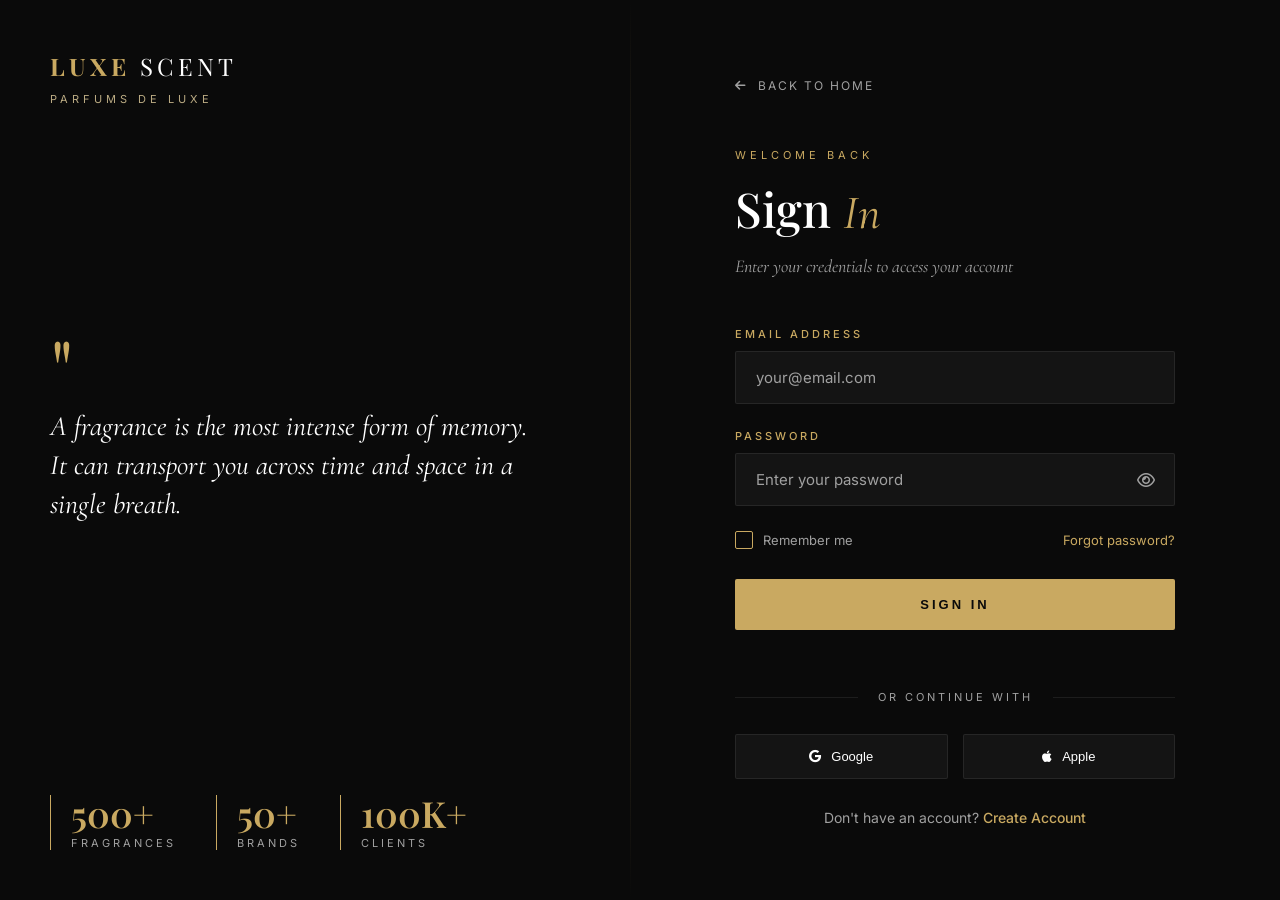
<file: Perfume/signin.html>
<!DOCTYPE html>
<html lang="en">
<head>
<meta charset="UTF-8">
<meta name="viewport" content="width=device-width, initial-scale=1.0">
<title>Sign In | LUXE SCENT</title>
<link href="https://fonts.googleapis.com/css2?family=Playfair+Display:wght@400;500;600;700&family=Inter:wght@300;400;500;600;700&family=Cormorant+Garamond:ital,wght@0,400;1,400;1,500&display=swap" rel="stylesheet">
<link rel="stylesheet" href="https://cdnjs.cloudflare.com/ajax/libs/font-awesome/6.4.0/css/all.min.css">
<style>
  * { margin: 0; padding: 0; box-sizing: border-box; }
  :root {
    --gold: #c9a961;
    --gold-light: #e8d4a2;
    --black: #0a0a0a;
    --dark: #141414;
    --dark-2: #1c1c1c;
    --cream: #f5f1e8;
    --white: #ffffff;
    --text-muted: #a0a0a0;
    --error: #e74c3c;
  }
  body {
    font-family: 'Inter', sans-serif;
    background: var(--black);
    color: var(--white);
    min-height: 100vh;
    display: flex;
    overflow-x: hidden;
  }
  h1, h2, h3 { font-family: 'Playfair Display', serif; }
  a { text-decoration: none; color: inherit; }

  /* ============ LEFT PANEL ============ */
  .left-panel {
    flex: 1;
    position: relative;
    background:
      linear-gradient(135deg, rgba(10,10,10,0.7) 0%, rgba(10,10,10,0.3) 100%),
      url('https://images.unsplash.com/photo-1615634260167-c8cdede054de?auto=format&fit=crop&q=80&w=1200') center/cover;
    display: flex;
    flex-direction: column;
    justify-content: space-between;
    padding: 50px;
    min-height: 100vh;
  }
  .left-panel::before {
    content: '';
    position: absolute; inset: 0;
    background: linear-gradient(180deg, transparent 0%, rgba(10,10,10,0.8) 100%);
  }
  .left-content { position: relative; z-index: 2; }
  .brand-mark {
    font-family: 'Playfair Display', serif;
    font-size: 24px; font-weight: 700;
    letter-spacing: 4px;
    color: var(--gold);
    margin-bottom: 10px;
  }
  .brand-mark span { color: var(--white); font-weight: 300; }
  .brand-sub {
    font-size: 11px; letter-spacing: 4px;
    color: var(--gold-light);
    text-transform: uppercase;
    opacity: 0.8;
  }
  .left-quote {
    position: relative; z-index: 2;
    max-width: 500px;
  }
  .left-quote .quote-mark {
    font-family: 'Playfair Display', serif;
    font-size: 80px;
    color: var(--gold);
    line-height: 0.5;
    margin-bottom: 20px;
  }
  .left-quote p {
    font-family: 'Cormorant Garamond', serif;
    font-size: 28px;
    font-style: italic;
    line-height: 1.4;
    color: var(--white);
    margin-bottom: 30px;
  }
  .stats {
    display: flex; gap: 40px;
    position: relative; z-index: 2;
  }
  .stat-item { border-left: 1px solid var(--gold); padding-left: 20px; }
  .stat-number {
    font-family: 'Playfair Display', serif;
    font-size: 36px; font-weight: 600;
    color: var(--gold);
    line-height: 1;
    margin-bottom: 5px;
  }
  .stat-label {
    font-size: 11px; letter-spacing: 3px;
    text-transform: uppercase;
    color: var(--text-muted);
  }

  /* ============ RIGHT PANEL ============ */
  .right-panel {
    flex: 1;
    display: flex;
    align-items: center;
    justify-content: center;
    padding: 60px;
    background: var(--black);
    position: relative;
  }
  .right-panel::before {
    content: '';
    position: absolute; top: 0; left: 0;
    width: 1px; height: 100%;
    background: linear-gradient(180deg, transparent, var(--gold), transparent);
    opacity: 0.3;
  }
  .login-container {
    width: 100%;
    max-width: 440px;
    animation: fadeUp 0.8s ease;
  }
  @keyframes fadeUp { from { opacity: 0; transform: translateY(30px); } to { opacity: 1; transform: translateY(0); } }

  .back-link {
    display: inline-flex; align-items: center; gap: 10px;
    color: var(--text-muted);
    font-size: 12px; letter-spacing: 2px;
    text-transform: uppercase;
    margin-bottom: 50px;
    transition: color 0.3s;
  }
  .back-link:hover { color: var(--gold); }
  .login-header { margin-bottom: 50px; }
  .login-header .tag {
    display: inline-block;
    color: var(--gold);
    font-size: 11px; letter-spacing: 4px;
    text-transform: uppercase;
    margin-bottom: 20px;
  }
  .login-header h1 {
    font-size: 48px; line-height: 1.1;
    margin-bottom: 15px;
    font-weight: 500;
  }
  .login-header h1 .italic {
    font-style: italic;
    color: var(--gold);
    font-family: 'Cormorant Garamond', serif;
    font-weight: 400;
  }
  .login-header p {
    color: var(--text-muted);
    font-family: 'Cormorant Garamond', serif;
    font-size: 18px;
    font-style: italic;
  }

  .form-group { margin-bottom: 25px; }
  .form-label {
    display: block;
    font-size: 11px; letter-spacing: 3px;
    text-transform: uppercase;
    color: var(--gold);
    margin-bottom: 10px;
    font-weight: 500;
  }
  .form-input {
    width: 100%;
    padding: 16px 20px;
    background: var(--dark);
    border: 1px solid rgba(255,255,255,0.08);
    color: var(--white);
    font-size: 15px;
    font-family: 'Inter', sans-serif;
    outline: none;
    transition: all 0.3s;
    border-radius: 2px;
  }
  .form-input:focus {
    border-color: var(--gold);
    background: var(--dark-2);
    box-shadow: 0 0 0 3px rgba(201,169,97,0.1);
  }
  .form-input::placeholder { color: var(--text-muted); }
  .input-wrapper { position: relative; }
  .input-wrapper i {
    position: absolute; right: 20px; top: 50%;
    transform: translateY(-50%);
    color: var(--text-muted);
    cursor: pointer;
    transition: color 0.3s;
  }
  .input-wrapper i:hover { color: var(--gold); }

  .form-row {
    display: flex; justify-content: space-between; align-items: center;
    margin-bottom: 30px;
  }
  .checkbox-wrapper {
    display: flex; align-items: center; gap: 10px;
    cursor: pointer;
    font-size: 13px;
    color: var(--text-muted);
  }
  .checkbox-wrapper input { display: none; }
  .checkbox-custom {
    width: 18px; height: 18px;
    border: 1px solid var(--gold);
    border-radius: 2px;
    display: flex; align-items: center; justify-content: center;
    transition: all 0.3s;
  }
  .checkbox-wrapper input:checked + .checkbox-custom {
    background: var(--gold);
  }
  .checkbox-wrapper input:checked + .checkbox-custom::after {
    content: '✓';
    color: var(--black);
    font-size: 12px;
    font-weight: 700;
  }
  .forgot-link {
    color: var(--gold);
    font-size: 13px;
    transition: color 0.3s;
  }
  .forgot-link:hover { color: var(--gold-light); }

  .submit-btn {
    width: 100%;
    padding: 18px;
    background: var(--gold);
    color: var(--black);
    border: none;
    font-size: 13px; font-weight: 600;
    letter-spacing: 3px;
    text-transform: uppercase;
    cursor: pointer;
    transition: all 0.3s;
    margin-bottom: 30px;
    border-radius: 2px;
  }
  .submit-btn:hover {
    background: var(--gold-light);
    transform: translateY(-2px);
    box-shadow: 0 10px 30px rgba(201,169,97,0.3);
  }

  .divider {
    display: flex; align-items: center;
    margin: 30px 0;
    color: var(--text-muted);
    font-size: 11px; letter-spacing: 3px;
    text-transform: uppercase;
  }
  .divider::before, .divider::after {
    content: '';
    flex: 1;
    height: 1px;
    background: rgba(255,255,255,0.08);
  }
  .divider span { padding: 0 20px; }

  .social-buttons {
    display: grid;
    grid-template-columns: 1fr 1fr;
    gap: 15px;
    margin-bottom: 30px;
  }
  .social-btn {
    padding: 14px;
    background: var(--dark);
    border: 1px solid rgba(255,255,255,0.08);
    color: var(--white);
    font-size: 13px;
    display: flex; align-items: center; justify-content: center; gap: 10px;
    cursor: pointer;
    transition: all 0.3s;
    border-radius: 2px;
  }
  .social-btn:hover {
    border-color: var(--gold);
    background: var(--dark-2);
  }

  .signup-link {
    text-align: center;
    color: var(--text-muted);
    font-size: 14px;
  }
  .signup-link a {
    color: var(--gold);
    font-weight: 500;
    border-bottom: 1px solid transparent;
    transition: border-color 0.3s;
  }
  .signup-link a:hover { border-color: var(--gold); }

  @media (max-width: 1024px) {
    .left-panel { display: none; }
    body { justify-content: center; }
    .right-panel { padding: 40px 30px; }
  }
</style>
</head>
<body>

<!-- LEFT PANEL -->
<div class="left-panel">
  <div class="left-content">
    <div class="brand-mark">LUXE <span>SCENT</span></div>
    <div class="brand-sub">Parfums de Luxe</div>
  </div>
  <div class="left-quote">
    <div class="quote-mark">"</div>
    <p>A fragrance is the most intense form of memory. It can transport you across time and space in a single breath.</p>
  </div>
  <div class="stats">
    <div class="stat-item">
      <div class="stat-number">500+</div>
      <div class="stat-label">Fragrances</div>
    </div>
    <div class="stat-item">
      <div class="stat-number">50+</div>
      <div class="stat-label">Brands</div>
    </div>
    <div class="stat-item">
      <div class="stat-number">100K+</div>
      <div class="stat-label">Clients</div>
    </div>
  </div>
</div>

<!-- RIGHT PANEL -->
<div class="right-panel">
  <div class="login-container">
    <a href="index.html" class="back-link">
      <i class="fas fa-arrow-left"></i> Back to Home
    </a>
    <div class="login-header">
      <span class="tag">Welcome Back</span>
      <h1>Sign <span class="italic">In</span></h1>
      <p>Enter your credentials to access your account</p>
    </div>

    <form onsubmit="event.preventDefault(); alert('Login successful! Redirecting...'); window.location.href='index.html';">
      <div class="form-group">
        <label class="form-label">Email Address</label>
        <input type="email" class="form-input" placeholder="your@email.com" required>
      </div>
      <div class="form-group">
        <label class="form-label">Password</label>
        <div class="input-wrapper">
          <input type="password" id="password" class="form-input" placeholder="Enter your password" required minlength="6">
          <i class="far fa-eye" onclick="togglePassword()"></i>
        </div>
      </div>
      <div class="form-row">
        <label class="checkbox-wrapper">
          <input type="checkbox">
          <span class="checkbox-custom"></span>
          Remember me
        </label>
        <a href="#" class="forgot-link">Forgot password?</a>
      </div>
      <button type="submit" class="submit-btn">Sign In</button>
    </form>

    <div class="divider"><span>Or continue with</span></div>

    <div class="social-buttons">
      <button class="social-btn"><i class="fab fa-google"></i> Google</button>
      <button class="social-btn"><i class="fab fa-apple"></i> Apple</button>
    </div>

    <p class="signup-link">
      Don't have an account? <a href="register.html">Create Account</a>
    </p>
  </div>
</div>

<script>
  function togglePassword() {
    const pwd = document.getElementById('password');
    const icon = document.querySelector('.input-wrapper i');
    if (pwd.type === 'password') {
      pwd.type = 'text';
      icon.classList.replace('fa-eye', 'fa-eye-slash');
    } else {
      pwd.type = 'password';
      icon.classList.replace('fa-eye-slash', 'fa-eye');
    }
  }
</script>
</body>
</html>
</file>
<file: VisitEthiopia/style.css>
/* ═════════ RESET & DESIGN TOKENS ═════════ */
*,*::before,*::after{margin:0;padding:0;box-sizing:border-box}
:root{
  --green:#078930;--green-deep:#046b25;--green-bright:#0bb43e;
  --gold:#fcdd09;--red:#da121a;
  --bg:#f6f1e6;--bg-alt:#fffcf4;--surface:#ffffff;--surface-2:#f4edde;
  --ink:#241a10;--muted:#79695a;
  --line:#eadfc9;--line-strong:#d9c9a8;
  --glass:rgba(252,248,239,.78);--glass-strong:rgba(255,253,247,.95);
  --accent:#078930;--accent-soft:rgba(7,137,48,.1);--gold-text:#a97e00;
  --tint-green:#ecf5ea;--tint-gold:#fbf3d7;--tint-red:#fbecec;--tint-warm:#f8f0e0;
  --shadow-sm:0 1px 2px rgba(36,26,16,.05),0 4px 14px rgba(36,26,16,.06);
  --shadow-md:0 2px 6px rgba(36,26,16,.06),0 18px 44px -14px rgba(36,26,16,.2);
  --shadow-lg:0 32px 70px -18px rgba(36,26,16,.3);
  --radius:18px;--radius-lg:24px;
  --ease:cubic-bezier(.22,1,.36,1);
  --body:'Inter',system-ui,-apple-system,'Segoe UI',sans-serif;
  --head:'Playfair Display',Georgia,serif;
}
html[data-theme="dark"]{
  color-scheme:dark;
  --bg:#16120c;--bg-alt:#1c1710;--surface:#211b13;--surface-2:#2c2418;
  --ink:#f1e9db;--muted:#a3937f;
  --line:#33291c;--line-strong:#48392a;
  --glass:rgba(22,18,12,.72);--glass-strong:rgba(28,23,15,.95);
  --accent:#2ecc5e;--accent-soft:rgba(46,204,94,.13);--gold-text:#f5cf06;
  --tint-green:#17231a;--tint-gold:#251f0e;--tint-red:#271512;--tint-warm:#221b10;
  --shadow-sm:0 1px 2px rgba(0,0,0,.45),0 4px 14px rgba(0,0,0,.35);
  --shadow-md:0 2px 8px rgba(0,0,0,.5),0 20px 48px -14px rgba(0,0,0,.65);
  --shadow-lg:0 34px 80px -16px rgba(0,0,0,.75);
}
html{scroll-behavior:smooth;scroll-padding-top:104px}
body{font-family:var(--body);color:var(--ink);background:var(--bg);line-height:1.65;
  -webkit-font-smoothing:antialiased;transition:background .4s ease,color .4s ease}
h1,h2,h3,h4{font-family:var(--head);line-height:1.15;letter-spacing:-.01em}
img{max-width:100%}
[hidden]{display:none!important}
.grid{display:grid;gap:24px}
::selection{background:rgba(252,221,9,.55);color:#241a10}
:focus-visible{outline:3px solid rgba(7,137,48,.5);outline-offset:2px;border-radius:8px}
::-webkit-scrollbar{width:11px}
::-webkit-scrollbar-track{background:var(--bg)}
::-webkit-scrollbar-thumb{background:var(--line-strong);border-radius:99px;border:3px solid var(--bg)}
::-webkit-scrollbar-thumb:hover{background:var(--muted)}

/* ═════════ SCROLL PROGRESS ═════════ */
.progress-bar{position:fixed;top:0;left:0;z-index:300;height:3px;width:0;border-radius:0 99px 99px 0;
  background:linear-gradient(90deg,var(--green),var(--gold) 55%,var(--red))}

/* ═════════ NAVBAR — floating glass capsule ═════════ */
.navbar{position:fixed;top:14px;left:50%;transform:translateX(-50%);z-index:100;
  display:flex;align-items:center;justify-content:space-between;gap:12px;
  width:min(1280px,94%);padding:11px 12px 11px 26px;
  background:var(--glass);border:1px solid var(--line);border-radius:999px;
  backdrop-filter:blur(18px) saturate(1.5);-webkit-backdrop-filter:blur(18px) saturate(1.5);
  transition:top .35s var(--ease),box-shadow .35s var(--ease),background .35s,border-color .35s}
.navbar.scrolled{top:8px;background:var(--glass-strong);box-shadow:var(--shadow-md)}
.logo{font-family:var(--head);font-weight:800;font-size:1.28rem;color:var(--ink);text-decoration:none;white-space:nowrap}
.logo span{background:linear-gradient(120deg,var(--green-bright),#0a8f31);-webkit-background-clip:text;background-clip:text;color:transparent}
html[data-theme="dark"] .logo span{background:linear-gradient(120deg,#3ddc6e,#2ecc5e);-webkit-background-clip:text;background-clip:text}
.nav-links{display:flex;gap:2px;list-style:none}
.nav-links a{display:block;padding:9px 14px;border-radius:999px;text-decoration:none;color:var(--ink);
  font-weight:600;font-size:.9rem;transition:background .25s,color .25s}
.nav-links a:hover{background:var(--surface-2)}
.nav-links a.active{background:var(--accent-soft);color:var(--accent)}
.nav-right{display:flex;align-items:center;gap:8px}
.lang-switcher{display:flex;gap:2px;padding:3px;background:var(--surface-2);border:1px solid var(--line);border-radius:999px}
.lang-btn{min-width:38px;padding:7px 12px;border:none;border-radius:999px;background:transparent;
  color:var(--muted);font-weight:700;font-size:.82rem;font-family:var(--body);cursor:pointer;transition:.25s}
.lang-btn.active{background:var(--ink);color:var(--bg)}
.theme-toggle{width:38px;height:38px;border-radius:50%;border:1px solid var(--line);background:var(--surface);
  font-size:1rem;cursor:pointer;display:grid;place-items:center;transition:.3s var(--ease)}
.theme-toggle:hover{transform:rotate(24deg) scale(1.08)}
.fav-count{padding:8px 14px;border-radius:999px;background:var(--accent-soft);color:var(--accent);
  font-weight:800;font-size:.82rem;white-space:nowrap}
.burger{display:none;flex-direction:column;justify-content:center;gap:5px;width:40px;height:40px;
  border:1px solid var(--line);border-radius:50%;background:var(--surface);cursor:pointer;align-items:center}
.burger span{width:18px;height:2.5px;border-radius:2px;background:var(--ink);transition:.3s var(--ease)}
.burger.open span:nth-child(1){transform:translateY(7.5px) rotate(45deg)}
.burger.open span:nth-child(2){opacity:0}
.burger.open span:nth-child(3){transform:translateY(-7.5px) rotate(-45deg)}

/* ═════════ HERO ═════════ */
.hero{position:relative;min-height:100vh;min-height:100svh;display:grid;place-items:center;text-align:center;
  padding:150px 24px 110px;overflow:hidden;background:linear-gradient(160deg,#1d1408,#0c0906)}
.hero-media{position:absolute;inset:0;z-index:0}
.hero-media img{position:absolute;inset:0;width:100%;height:100%;object-fit:cover;opacity:0;transform:scale(1.05);
  transition:opacity 1.4s ease}
.hero-media img.active{opacity:1;animation:kenburns 9s ease-out forwards}
@keyframes kenburns{from{transform:scale(1.02)}to{transform:scale(1.14)}}
.hero-media::after{content:'';position:absolute;inset:0;
  background:linear-gradient(180deg,rgba(12,9,5,.62),rgba(12,9,5,.28) 42%,rgba(12,9,5,.84))}
.hero-inner{position:relative;z-index:1;display:flex;flex-direction:column;align-items:center}
.hero-kicker{display:inline-flex;align-items:center;gap:8px;padding:9px 22px;border-radius:999px;
  background:rgba(252,221,9,.14);border:1px solid rgba(252,221,9,.35);backdrop-filter:blur(8px);
  color:#ffe66b;font-size:.78rem;font-weight:700;letter-spacing:.2em;text-transform:uppercase;
  animation:rise .8s var(--ease) .15s both}
.hero h1{font-size:clamp(2.6rem,6vw,4.6rem);margin:22px 0 20px;color:#fff;
  text-shadow:0 4px 32px rgba(0,0,0,.4);animation:rise .8s var(--ease) .28s both}
.hero h1 em{font-style:normal;background:linear-gradient(100deg,#ffe66b,#9df0b4);
  -webkit-background-clip:text;background-clip:text;color:transparent}
.hero-sub{max-width:640px;margin-bottom:36px;color:rgba(255,255,255,.88);font-size:1.08rem;line-height:1.75;
  animation:rise .8s var(--ease) .42s both}
.hero-cta{display:flex;gap:14px;justify-content:center;flex-wrap:wrap;animation:rise .8s var(--ease) .56s both}
.btn{display:inline-block;padding:15px 32px;border-radius:999px;font-weight:700;font-size:.95rem;
  text-decoration:none;border:none;cursor:pointer;font-family:var(--body);letter-spacing:.01em;
  transition:transform .3s var(--ease),box-shadow .3s var(--ease),background .3s,color .3s}
.btn-primary{background:linear-gradient(135deg,#0aa03c,#078930);color:#fff;
  box-shadow:0 10px 28px -8px rgba(7,137,48,.55)}
.btn-primary:hover{transform:translateY(-3px);box-shadow:0 18px 38px -10px rgba(7,137,48,.6)}
.btn-primary:active{transform:translateY(-1px)}
.btn-ghost{border:2px solid rgba(255,255,255,.85);color:#fff;background:rgba(255,255,255,.08);backdrop-filter:blur(8px)}
.btn-ghost:hover{background:#fff;color:#241a10;transform:translateY(-3px)}
.hero-stats{display:flex;gap:14px;justify-content:center;flex-wrap:wrap;margin-top:54px;
  animation:rise .8s var(--ease) .7s both}
.hero-stats div{min-width:128px;padding:16px 28px;border-radius:20px;text-align:center;
  background:rgba(255,255,255,.09);border:1px solid rgba(255,255,255,.2);backdrop-filter:blur(12px);
  transition:.3s var(--ease)}
.hero-stats div:hover{background:rgba(255,255,255,.16);transform:translateY(-4px)}
.hero-stats strong{display:block;font-size:1.9rem;font-family:var(--head);color:#fff}
.hero-stats span{color:rgba(255,255,255,.72);font-size:.76rem;font-weight:600;
  text-transform:uppercase;letter-spacing:.1em}
.flag-stripe{position:absolute;bottom:0;left:0;right:0;height:6px;z-index:2;
  background:linear-gradient(90deg,var(--green) 33.3%,var(--gold) 33.3% 66.6%,var(--red) 66.6%)}

/* ═════════ SECTIONS — distinct backgrounds per section ═════════ */
.section{padding-block:110px;padding-inline:max(24px,calc((100% - 1280px)/2));transition:background .4s ease}
.section.alt{background:var(--bg-alt)}
#categories{background:var(--bg)}
#regions{background:var(--bg-alt)}
#explore{background:var(--tint-green)}
#unesco{background:var(--tint-gold)}
#festivals{background:var(--tint-red)}
#cuisine{background:var(--tint-warm)}
#wildlife{background:var(--bg-alt)}
#tips{background:var(--bg)}
.sec-title{font-size:clamp(2rem,4vw,3rem);text-align:center}
.flag-bar{width:78px;height:5px;margin:18px auto 16px;border-radius:99px;
  background:linear-gradient(90deg,var(--green),var(--gold),var(--red));
  box-shadow:0 2px 10px rgba(252,221,9,.35)}
.sec-sub{color:var(--muted);text-align:center;max-width:660px;margin:0 auto 56px;font-size:1.04rem;line-height:1.7}
#resultCount{margin-bottom:26px}

/* ═════════ SHARED CARD SYSTEM ═════════ */
.category-card,.region-card,.dest,.fest-card,.dish-card,.tip-card,.panel{
  background:var(--surface);border:1px solid var(--line);border-radius:var(--radius-lg);
  box-shadow:var(--shadow-sm);
  transition:transform .35s var(--ease),box-shadow .35s var(--ease),border-color .35s,background .4s}
.category-card:hover,.region-card:hover,.dest:hover,.fest-card:hover,.dish-card:hover,
.tip-card:hover,.panel:hover{transform:translateY(-6px);box-shadow:var(--shadow-md);border-color:var(--line-strong)}

/* ═════════ CATEGORY CARDS ═════════ */
.categories-section .category-header{max-width:660px;margin:0 auto;text-align:center}
.category-grid{grid-template-columns:repeat(auto-fit,minmax(230px,1fr));margin-top:44px}
.category-card{padding:28px 24px;display:flex;flex-direction:column;gap:14px;text-decoration:none;color:inherit}
.category-icon{width:58px;height:58px;display:grid;place-items:center;font-size:1.8rem;
  background:var(--surface-2);border-radius:18px;transition:.35s var(--ease)}
.category-card:hover .category-icon{transform:scale(1.1) rotate(-6deg);background:var(--accent-soft)}
.category-card h3{font-size:1.2rem}
.category-card p{color:var(--muted);font-size:.93rem;line-height:1.55}

/* ═════════ REGION CARDS ═════════ */
.regions-grid{grid-template-columns:repeat(auto-fill,minmax(250px,1fr))}
.region-card{overflow:hidden;cursor:pointer}
.card-img{height:152px;overflow:hidden;position:relative;background:linear-gradient(135deg,#41295a,#2f0743)}
.card-img img{width:100%;height:100%;object-fit:cover;display:block;transition:transform .65s var(--ease)}
.region-card:hover .card-img img{transform:scale(1.08)}
.card-body{padding:20px 22px 24px}
.region-emoji{font-size:2rem;display:inline-block;transition:.35s var(--ease)}
.region-card:hover .region-emoji{transform:scale(1.15)}
.region-card h3{margin:8px 0 6px;font-size:1.22rem}
.region-card p{color:var(--muted);font-size:.88rem;line-height:1.55}
.region-count{display:inline-block;margin-top:14px;font-weight:700;font-size:.82rem;color:var(--accent);
  transition:.3s var(--ease)}
.region-card:hover .region-count{transform:translateX(4px)}

/* ═════════ CONTROLS / CHIPS ═════════ */
.controls{display:flex;gap:12px;flex-wrap:wrap;max-width:900px;margin:0 auto 18px}
.controls input,.controls select{flex:1;min-width:230px;padding:14px 22px;border-radius:999px;
  border:1.5px solid var(--line);background:var(--surface);color:var(--ink);font:inherit;font-size:.93rem;
  outline:none;box-shadow:var(--shadow-sm);transition:border-color .25s,box-shadow .25s}
.controls input:focus,.controls select:focus{border-color:var(--green);box-shadow:0 0 0 4px var(--accent-soft)}
.chips{display:flex;flex-wrap:wrap;gap:10px;justify-content:center;margin-bottom:40px}
.chip{border:1.5px solid var(--line);background:var(--surface);color:var(--ink);border-radius:999px;
  padding:9px 18px;font-weight:700;font-size:.83rem;font-family:var(--body);cursor:pointer;
  transition:.25s var(--ease)}
.chip:hover{border-color:var(--ink);transform:translateY(-2px)}
.chip.active{background:var(--ink);color:var(--bg);border-color:var(--ink)}

/* ═════════ DESTINATION CARDS ═════════ */
.dest-grid{grid-template-columns:repeat(auto-fill,minmax(270px,1fr))}
.dest{overflow:hidden;display:flex;flex-direction:column;cursor:pointer}
.banner{height:225px;display:grid;place-items:center;position:relative;overflow:hidden}
.banner-img{position:absolute;inset:0;width:100%;height:100%;object-fit:cover;display:block;
  transition:transform .65s var(--ease)}
.dest:hover .banner-img{transform:scale(1.07)}
.dest-emoji{font-size:3.4rem;filter:drop-shadow(0 6px 12px rgba(0,0,0,.3));transition:.35s var(--ease)}
.dest:hover .dest-emoji{transform:scale(1.12)}
.unesco-badge{position:absolute;top:12px;left:12px;font-size:1.2rem;padding:6px;border-radius:12px;
  background:rgba(255,255,255,.85);backdrop-filter:blur(6px);box-shadow:var(--shadow-sm)}
.fav{position:absolute;top:12px;right:12px;width:36px;height:36px;border-radius:50%;border:none;
  background:rgba(255,255,255,.9);backdrop-filter:blur(6px);color:#c0392b;font-size:1rem;cursor:pointer;
  display:grid;place-items:center;transition:.25s var(--ease);box-shadow:var(--shadow-sm)}
.fav:hover{transform:scale(1.15)}
.fav.active{background:var(--red);color:#fff;animation:heartPop .35s var(--ease)}
@keyframes heartPop{50%{transform:scale(1.35)}}
.dest .body{padding:20px 22px 24px;display:flex;flex-direction:column;gap:10px;flex:1}
.region-tag{align-self:flex-start;font-size:.71rem;font-weight:800;letter-spacing:.08em;
  text-transform:uppercase;color:var(--accent);background:var(--accent-soft);padding:6px 13px;border-radius:999px}
.dest h3{font-size:1.22rem}
.dest .body p{font-size:.9rem;color:var(--muted);line-height:1.6;display:-webkit-box;-webkit-line-clamp:4;
  -webkit-box-orient:vertical;overflow:hidden}
.tags{display:flex;flex-wrap:wrap;gap:8px;margin-top:auto;padding-top:12px}
.tags span{font-size:.74rem;color:var(--muted);background:var(--surface-2);padding:5px 11px;
  border-radius:8px;font-weight:700}
.map-link{display:inline-flex;align-items:center;justify-content:center;margin-top:12px;padding:11px 16px;
  border-radius:999px;background:var(--accent-soft);color:var(--accent);font-weight:700;font-size:.88rem;
  text-decoration:none;border:1px solid transparent;transition:.25s var(--ease)}
.map-link:hover{background:var(--accent);color:#fff;transform:translateY(-2px)}
.empty{text-align:center;color:var(--muted);font-weight:600;margin-top:24px;padding:48px 20px;
  background:var(--surface);border:1.5px dashed var(--line-strong);border-radius:var(--radius-lg)}

/* gradient banners */
.g1{background:linear-gradient(135deg,#0ba360,#3cba92)}
.g2{background:linear-gradient(135deg,#f7971e,#ffd200)}
.g3{background:linear-gradient(135deg,#2193b0,#6dd5ed)}
.g4{background:linear-gradient(135deg,#7f53ac,#647dee)}
.g5{background:linear-gradient(135deg,#d95f3b,#f0a56b)}
.g6{background:linear-gradient(135deg,#41295a,#2f0743)}

/* ═════════ UNESCO / FEST / DISH / TIPS ═════════ */
.unesco-grid{grid-template-columns:repeat(auto-fill,minmax(210px,1fr))}
.unesco-card{background:linear-gradient(170deg,var(--surface),var(--tint-gold));border:1px solid #ecd98a;
  border-radius:var(--radius-lg);padding:20px 16px 24px;text-align:center;font-weight:700;font-size:.89rem;
  box-shadow:var(--shadow-sm);transition:transform .35s var(--ease),box-shadow .35s var(--ease)}
html[data-theme="dark"] .unesco-card{border-color:#4a3d1c}
.unesco-card:hover{transform:translateY(-6px);box-shadow:var(--shadow-md)}
.unesco-card span{display:block;font-size:2rem;margin:10px 0 8px}
.card-thumb{width:100%;height:112px;object-fit:cover;display:block;border-radius:14px;margin-bottom:6px}
.fest-grid{grid-template-columns:repeat(auto-fill,minmax(230px,1fr))}
.fest-card{padding:28px 20px;text-align:center}
.fest-card>span,.dish-card>span,.tip-card>span{display:inline-grid;place-items:center;width:62px;height:62px;
  font-size:1.8rem;background:var(--surface-2);border-radius:20px;transition:.35s var(--ease)}
.fest-card:hover>span,.dish-card:hover>span,.tip-card:hover>span{transform:scale(1.12) rotate(-6deg);
  background:var(--accent-soft)}
.fest-card h3{font-size:1.06rem;margin:14px 0 6px}
.fest-card p{font-size:.85rem;color:var(--muted);line-height:1.55}
.dish-grid{grid-template-columns:repeat(auto-fill,minmax(165px,1fr));margin-bottom:40px}
.dish-card{padding:22px 14px;text-align:center}
.dish-card h3{font-size:.95rem;margin:12px 0 4px}
.dish-card p{font-size:.77rem;color:var(--muted);line-height:1.5}
.coffee-box{background:radial-gradient(700px 300px at 90% -20%,rgba(252,221,9,.14),transparent 55%),
  linear-gradient(135deg,#3e2723,#231512);color:#f3e5d8;border-radius:var(--radius-lg);
  padding:44px;display:grid;grid-template-columns:1.2fr 1fr;gap:32px;align-items:center;
  box-shadow:var(--shadow-md)}
.coffee-box h3{color:#fff;font-size:1.6rem;margin-bottom:12px}
.coffee-box p{line-height:1.7;color:rgba(243,229,216,.88)}
.coffee-list{display:flex;flex-wrap:wrap;gap:10px}
.coffee-list span{background:rgba(255,255,255,.12);border:1px solid rgba(255,255,255,.14);
  padding:9px 18px;border-radius:999px;font-weight:700;font-size:.85rem;transition:.25s var(--ease)}
.coffee-list span:hover{background:rgba(255,255,255,.22);transform:translateY(-2px)}

/* ═════════ WILDLIFE ═════════ */
.wild-stats{display:flex;gap:14px;justify-content:center;flex-wrap:wrap;margin:-6px 0 44px}
.wild-stats div{background:var(--surface);border:1px solid var(--line);border-radius:20px;padding:18px 28px;
  text-align:center;min-width:136px;box-shadow:var(--shadow-sm);transition:.3s var(--ease)}
.wild-stats div:hover{transform:translateY(-4px);box-shadow:var(--shadow-md)}
.wild-stats strong{display:block;font-size:1.7rem;font-family:var(--head);color:var(--accent)}
.wild-stats div:nth-child(2) strong,.wild-stats div:nth-child(4) strong{color:var(--gold-text)}
.wild-stats span{color:var(--muted);font-size:.77rem;font-weight:600;text-transform:uppercase;letter-spacing:.06em}
.wild-blocks{display:grid;grid-template-columns:1fr 1fr;gap:26px;align-items:start}
.panel{overflow:hidden}
.panel-head{display:flex;align-items:center;gap:16px;padding:22px 26px;color:#fff}
.panel-head.mammals{background:linear-gradient(135deg,#046b25,#0ba360)}
.panel-head.birds{background:linear-gradient(135deg,#b87400,#f0b400)}
.panel-head .icon{flex:none;width:54px;height:54px;display:grid;place-items:center;font-size:1.8rem;
  background:rgba(255,255,255,.18);border-radius:16px;backdrop-filter:blur(4px)}
.panel-head h3{color:#fff;font-size:1.22rem}
.panel-head p{margin-top:2px;font-size:.82rem;font-weight:600;opacity:.92;font-family:var(--body)}
.panel-inner{padding:24px}
.animal-grid{display:grid;grid-template-columns:repeat(auto-fill,minmax(138px,1fr));gap:14px}
.animal-card{background:var(--surface);border:1px solid var(--line);border-radius:16px;overflow:hidden;
  transition:transform .3s var(--ease),box-shadow .3s var(--ease),border-color .3s}
.animal-card:hover{transform:translateY(-5px);border-color:var(--green);box-shadow:var(--shadow-md)}
.animal-photo{height:106px;overflow:hidden;position:relative;background:linear-gradient(135deg,#41295a,#2f0743)}
.animal-photo img{width:100%;height:100%;object-fit:cover;display:block;transition:transform .55s var(--ease)}
.animal-card:hover .animal-photo img{transform:scale(1.1)}
.endemic{position:absolute;top:8px;left:8px;background:var(--gold);color:#4a3c00;font-size:.6rem;
  font-weight:800;letter-spacing:.06em;text-transform:uppercase;padding:4px 10px;border-radius:999px;
  box-shadow:0 2px 8px rgba(0,0,0,.3)}
html[data-theme="dark"] .endemic{color:#3a3000}
.animal-info{padding:11px 13px 14px}
.animal-info h4{font-family:var(--body);font-size:.86rem;font-weight:800;margin-bottom:3px}
.animal-info p{font-size:.73rem;color:var(--muted);line-height:1.5;display:-webkit-box;
  -webkit-line-clamp:2;-webkit-box-orient:vertical;overflow:hidden}
.tips-grid{grid-template-columns:repeat(auto-fill,minmax(250px,1fr))}
.tip-card{padding:28px 24px}
.tip-card h3{font-size:1.06rem;margin:14px 0 6px}
.tip-card p{font-size:.88rem;color:var(--muted);line-height:1.6}

/* ═════════ CONTACT — dark closing section ═════════ */
#contact{background:radial-gradient(900px 420px at 88% -10%,rgba(252,221,9,.13),transparent 55%),
  linear-gradient(165deg,#0d2b18,#08170e 70%);color:#f2ede2}
#contact .sec-title{color:#fff}
.contact-wrap{display:grid;grid-template-columns:1fr 1fr;gap:36px;max-width:1020px;margin:0 auto;align-items:start}
.contact-info h3{font-size:1.6rem;margin-bottom:12px;color:#fff}
.contact-info>p{color:rgba(242,237,226,.8);line-height:1.7}
.contact-info ul{list-style:none;margin-top:22px;display:grid;gap:12px;font-weight:600;
  color:rgba(242,237,226,.88)}
.contact-form{display:grid;gap:13px;background:rgba(255,255,255,.06);border:1px solid rgba(255,255,255,.14);
  backdrop-filter:blur(14px);border-radius:var(--radius-lg);padding:30px}
.contact-form input,.contact-form select,.contact-form textarea{width:100%;padding:14px 17px;
  border-radius:14px;border:1.5px solid rgba(255,255,255,.18);font:inherit;font-size:.93rem;
  background:rgba(255,255,255,.08);color:#fff;outline:none;resize:vertical;transition:border-color .25s,box-shadow .25s}
.contact-form input::placeholder,.contact-form textarea::placeholder{color:rgba(255,255,255,.55)}
.contact-form input:focus,.contact-form select:focus,.contact-form textarea:focus{
  border-color:var(--gold);box-shadow:0 0 0 4px rgba(252,221,9,.15)}
#contact .btn-primary{background:linear-gradient(135deg,#ffdf3d,#f5b800);color:#241a10;
  box-shadow:0 10px 28px -8px rgba(245,184,0,.5)}
#contact .btn-primary:hover{box-shadow:0 18px 40px -10px rgba(245,184,0,.55)}

/* ═════════ FOOTER ═════════ */
footer{background:#14100b;color:#b6a894;padding:72px max(24px,calc((100% - 1280px)/2)) 30px}
.footer-grid{display:grid;grid-template-columns:2fr 1fr 1fr;gap:40px}
.footer-grid h4{color:#fff;margin-bottom:16px;font-size:1.08rem}
.footer-grid p{line-height:1.7;font-size:.92rem;max-width:340px}
.footer-grid a{display:block;color:inherit;text-decoration:none;margin-bottom:10px;font-size:.9rem;
  transition:color .25s,transform .25s}
.footer-grid a:hover{color:var(--gold);transform:translateX(4px)}
.footer-bar{border-top:1px solid rgba(255,255,255,.1);margin-top:52px;padding-top:22px;
  display:flex;justify-content:space-between;align-items:center;flex-wrap:wrap;gap:12px;font-size:.85rem}
.mini-flag{width:70px;height:6px;border-radius:3px;
  background:linear-gradient(90deg,var(--green) 33.3%,var(--gold) 33.3% 66.6%,var(--red) 66.6%)}

/* ═════════ MODAL ═════════ */
.modal{position:fixed;inset:0;z-index:200;display:none;place-items:center;padding:20px}
.modal.open{display:grid}
.modal .overlay{position:absolute;inset:0;background:rgba(15,10,5,.66);backdrop-filter:blur(6px);
  animation:fadeIn .3s ease}
@keyframes fadeIn{from{opacity:0}}
.dialog{position:relative;background:var(--surface);border:1px solid var(--line);border-radius:26px;
  max-width:660px;width:100%;max-height:88vh;overflow:auto;animation:pop .45s var(--ease);
  box-shadow:var(--shadow-lg)}
@keyframes pop{from{transform:scale(.94) translateY(14px);opacity:0}to{transform:none;opacity:1}}
.modal-close{position:absolute;top:14px;right:14px;z-index:2;width:40px;height:40px;border-radius:50%;
  border:none;background:rgba(255,255,255,.92);backdrop-filter:blur(6px);font-size:1rem;font-weight:700;
  cursor:pointer;box-shadow:var(--shadow-sm);transition:.3s var(--ease)}
.modal-close:hover{transform:rotate(90deg)}
.modal-banner{height:260px;display:grid;place-items:center;position:relative;overflow:hidden}
.modal-banner img{position:absolute;inset:0;width:100%;height:100%;object-fit:cover}
.modal-banner span{position:relative;font-size:4.4rem;filter:drop-shadow(0 8px 14px rgba(0,0,0,.35))}
.modal-body{padding:32px 34px 38px}
.modal-body h3{font-size:2rem;margin:12px 0 12px}
.modal-body>p{color:var(--muted);line-height:1.7}
.modal-meta{display:flex;flex-wrap:wrap;gap:12px;align-items:center;margin:18px 0 6px}
.modal-meta .region-tag{margin:0}
.modal-meta .map-link{margin-top:0}
.modal-body h4{margin:22px 0 12px;font-size:1.02rem}
.modal-body ul{list-style:none;display:grid;gap:10px}
.modal-body li{padding-left:26px;position:relative;color:var(--muted)}
.modal-body li::before{content:'✔';color:var(--accent);font-weight:800;position:absolute;left:0;top:1px}
.acts{display:flex;flex-wrap:wrap;gap:10px}
.act{background:var(--accent-soft);color:var(--accent);padding:8px 16px;border-radius:999px;
  font-size:.8rem;font-weight:800}

/* ═════════ UTILITIES ═════════ */
#toTop{position:fixed;right:26px;bottom:26px;width:50px;height:50px;border-radius:50%;border:none;
  background:var(--green);color:#fff;font-size:1.25rem;cursor:pointer;z-index:90;
  opacity:0;visibility:hidden;transform:translateY(14px);transition:.35s var(--ease);
  box-shadow:0 10px 26px -6px rgba(7,137,48,.5)}
#toTop.show{opacity:1;visibility:visible;transform:none}
#toTop:hover{transform:translateY(-4px)}
#toast{position:fixed;bottom:30px;left:50%;transform:translate(-50%,12px);background:var(--ink);
  color:var(--bg);padding:13px 26px;border-radius:999px;font-weight:700;font-size:.9rem;z-index:300;
  opacity:0;pointer-events:none;transition:.35s var(--ease);box-shadow:var(--shadow-lg);max-width:90vw;text-align:center}
#toast.show{opacity:1;transform:translate(-50%,0)}

/* ═════════ REVEAL ANIMATIONS ═════════ */
.reveal{opacity:0;transform:translateY(28px)}
.reveal.visible{opacity:1;transform:none;animation:rise .7s var(--ease) both;animation-delay:var(--rd,0ms)}
@keyframes rise{from{opacity:0;transform:translateY(28px)}to{opacity:1;transform:none}}

/* ═════════ RESPONSIVE ═════════ */
@media(max-width:1024px){
  .wild-blocks{grid-template-columns:1fr}
}
@media(max-width:900px){
  .burger{display:flex}
  .navbar{top:10px;padding:9px 10px 9px 18px}
  .logo{font-size:1.12rem}
  .nav-links{position:fixed;top:78px;right:max(3vw,14px);flex-direction:column;gap:4px;width:min(300px,86vw);
    padding:16px;background:var(--glass-strong);backdrop-filter:blur(24px);border:1px solid var(--line);
    border-radius:22px;box-shadow:var(--shadow-lg);
    opacity:0;visibility:hidden;transform:translateY(-14px) scale(.98);transform-origin:top right;
    transition:.35s var(--ease)}
  .nav-links.open{opacity:1;visibility:visible;transform:none}
  .nav-links a{padding:12px 16px}
  .coffee-box{grid-template-columns:1fr;padding:32px 26px}
  .contact-wrap{grid-template-columns:1fr}
  .footer-grid{grid-template-columns:1fr;gap:30px}
  .section{padding-block:86px}
}
@media(max-width:560px){
  .fav-count{display:none}
  .lang-btn{min-width:34px;padding:7px 9px;font-size:.76rem}
  .theme-toggle{width:34px;height:34px}
  .hero{padding:120px 18px 96px}
  .hero-sub{font-size:1rem}
  .hero-stats{gap:10px;margin-top:44px}
  .hero-stats div{min-width:98px;padding:13px 16px}
  .hero-stats strong{font-size:1.5rem}
  .controls input,.controls select{min-width:100%}
  .modal-body{padding:26px 22px 32px}
  .section{padding-inline:18px;padding-block:74px}
  footer{padding-inline:18px}
}

/* ═════════ REDUCED MOTION ═════════ */
@media(prefers-reduced-motion:reduce){
  *,*::before,*::after{animation-duration:.001s!important;animation-iteration-count:1!important;
    transition-duration:.001s!important}
  html{scroll-behavior:auto}
  .reveal{opacity:1;transform:none}
}
</file>
